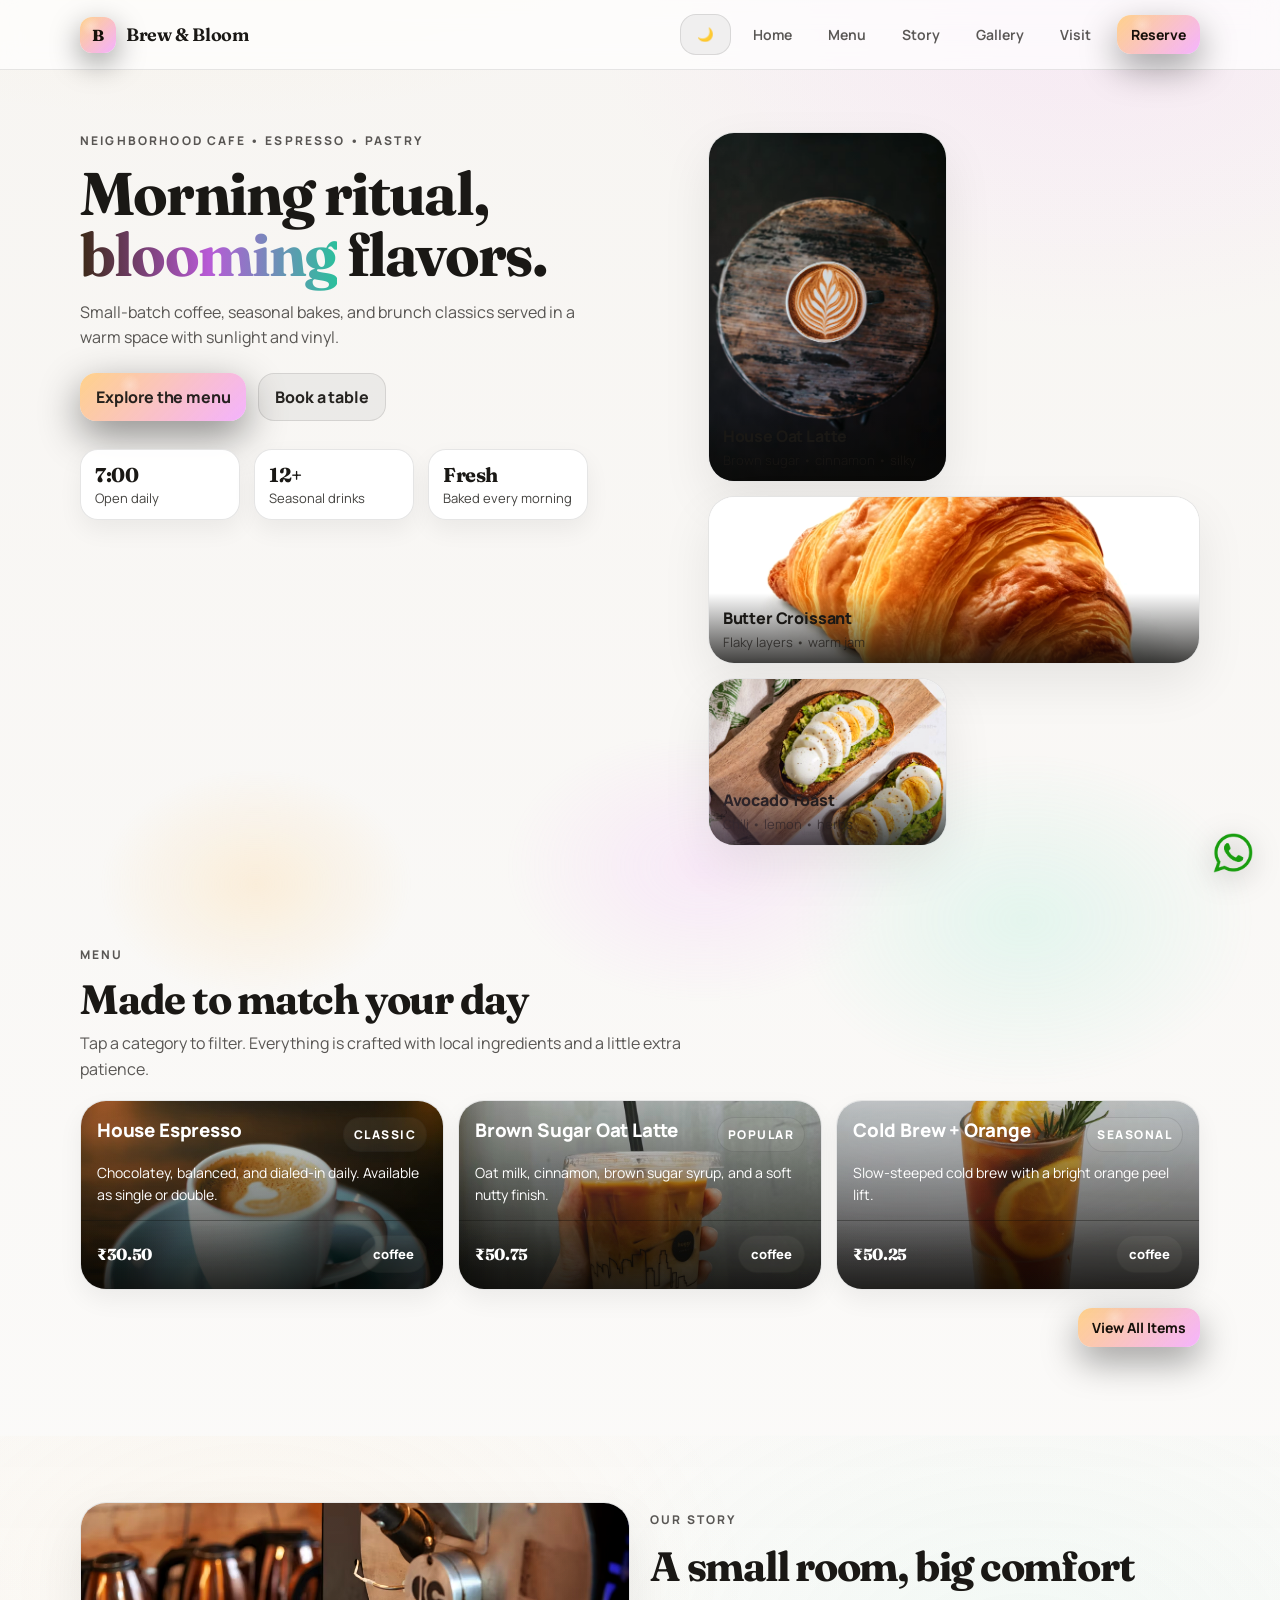
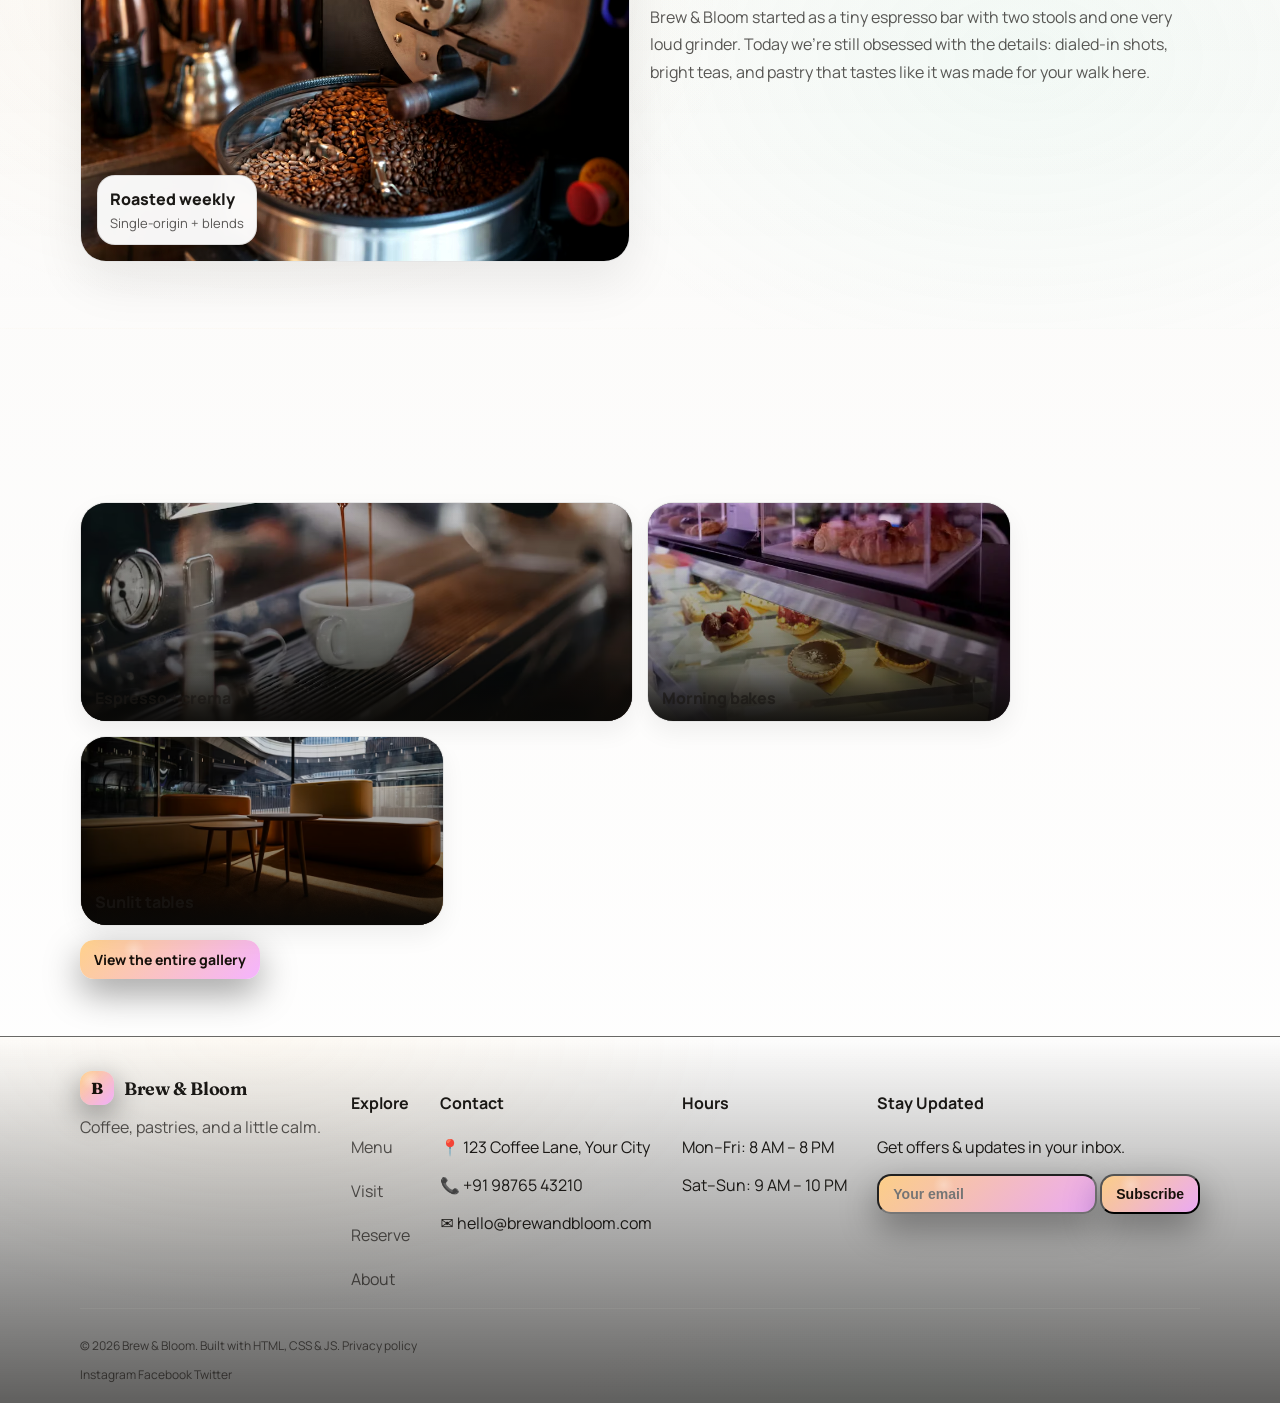
<file: index.html>
<!doctype html>
<html lang="en">
  <head>
    <meta charset="UTF-8" />
    <meta name="viewport" content="width=device-width, initial-scale=1" />
    <meta
      name="description"
      content="Brew & Bloom — a cozy neighborhood cafe for espresso, pastries, and brunch."
    />
    <title>Brew & Bloom Cafe</title>
    <link rel="preconnect" href="https://fonts.googleapis.com" />
    <link rel="preconnect" href="https://fonts.gstatic.com" crossorigin />
    <link
      href="https://fonts.googleapis.com/css2?family=Fraunces:opsz,wght@9..144,300..900&family=Manrope:wght@300..800&display=swap"
      rel="stylesheet"
    />
    <link rel="stylesheet" href="styles.css" />
  </head>
  <body>
    <a class="skip-link" href="#main">Skip to content</a>

    <header class="topbar" data-elevate>
      <div class="container topbar__inner">
        <a class="brand" href="#home" aria-label="Brew & Bloom home">
          <span class="brand__mark" aria-hidden="true">B</span>
          <span class="brand__text">Brew &amp; Bloom</span>
        </a>

        <nav class="nav" aria-label="Primary">
          <button class="nav__toggle" aria-expanded="false">
            <span class="nav__toggleLines"></span>
          </button>
          <button id="themeToggle" class="btn btn--ghost" type="button" aria-label="Switch theme">🌙</button>
          <div class="nav__menu" id="navMenu">
            <a class="nav__link" href="index.html">Home</a>
            <a class="nav__link" href="menu.html">Menu</a>
            <a class="nav__link" href="story.html">Story</a>
            <a class="nav__link" href="gallery.html">Gallery</a>
            <a class="nav__link" href="reserve.html">Visit</a>
            <a class="nav__cta" href="reserve.html">Reserve</a>
          </div>
        </nav>
      </div>
    </header>

    <main id="main">
      <section class="hero" id="home">
        <div class="container hero__grid">
          <div class="hero__copy">
            <p class="eyebrow reveal">Neighborhood cafe • Espresso • Pastry</p>
            <h1 class="hero__title reveal">
              Morning ritual,
              <span class="hero__titleAccent">blooming</span>
              flavors.
            </h1>
            <p class="hero__lead reveal">
              Small-batch coffee, seasonal bakes, and brunch classics served in a warm space with
              sunlight and vinyl.
            </p>

            <div class="hero__actions reveal">
              <a class="btn btn--primary" href="menu.html">Explore the menu</a>
              <a class="btn btn--ghost" href="reserve.html">Book a table</a>
            </div>

            <div class="hero__stats reveal" role="list">
              <div class="stat" role="listitem">
                <span class="stat__kpi">7:00</span>
                <span class="stat__label">Open daily</span>
              </div>
              <div class="stat" role="listitem">
                <span class="stat__kpi">12+</span>
                <span class="stat__label">Seasonal drinks</span>
              </div>
              <div class="stat" role="listitem">
                <span class="stat__kpi">Fresh</span>
                <span class="stat__label">Baked every morning</span>
              </div>
            </div>
          </div>

          <div class="hero__media" aria-label="Featured items">
            <div class="heroCard heroCard--tall reveal">
              <div class="heroCard__img" data-image="latte-art"></div>
              <div class="heroCard__meta">
                <p class="heroCard__title">House Oat Latte</p>
                <p class="heroCard__sub">Brown sugar • cinnamon • silky</p>
              </div>
            </div>
            <div class="heroCard heroCard--wide reveal">
              <div class="heroCard__img" data-image="pastry"></div>
              <div class="heroCard__meta">
                <p class="heroCard__title">Butter Croissant</p>
                <p class="heroCard__sub">Flaky layers • warm jam</p>
              </div>
            </div>
            <div class="heroCard heroCard--small reveal">
              <div class="heroCard__img" data-image="brunch"></div>
              <div class="heroCard__meta">
                <p class="heroCard__title">Avocado Toast</p>
                <p class="heroCard__sub">Chili • lemon • herbs</p>
              </div>
            </div>
          </div>
        </div>

        <div class="hero__glow" aria-hidden="true"></div>
      </section>

      <section class="section" id="menu">
        <div class="container">
          <div class="section__head">
            <div>
              <p class="eyebrow reveal">Menu</p>
              <h2 class="section__title reveal">Made to match your day</h2>
              <p class="section__sub reveal">
                Tap a category to filter. Everything is crafted with local ingredients and a little
                extra patience.
              </p>
            </div>

          <div class="menuGrid reveal" id="menuGrid" aria-live="polite"></div>
          <br>
          <a class="nav__cta" href="menu.html">View All Items</a>
        </div>
      </section>

      <section class="section section--alt" id="story">
        <div class="container story">
          <div class="story__media reveal" aria-label="Cafe ambience photo">
            <div class="story__img" data-image="interior"></div>
            <div class="story__badge">
              <p class="story__badgeTitle">Roasted weekly</p>
              <p class="story__badgeSub">Single-origin + blends</p>
            </div>
          </div>
          <div class="story__copy">
            <p class="eyebrow reveal">Our story</p>
            <h2 class="section__title reveal">A small room, big comfort</h2>
            <p class="reveal">
              Brew &amp; Bloom started as a tiny espresso bar with two stools and one very loud
              grinder. Today we’re still obsessed with the details: dialed-in shots, bright teas,
              and pastry that tastes like it was made for your walk here.
            </p>
            <ul class="ticks reveal">
              <li>Plant-forward options, always.</li>
              <li>Gluten-free treats available daily.</li>
              <li>Free Wi‑Fi, plenty of outlets, no rush.</li>
            </ul>
            <div class="story__actions reveal">
              <a class="btn btn--primary" href="story.html">View full story</a>
              <a class="btn btn--ghost" href="gallery.html">See the space</a>
            </div>
          </div>
        </div>
      </section>

      <section class="section" id="gallery">
        <div class="container">
          <div class="section__head">
            <div>
              <p class="eyebrow reveal">Gallery</p>
              <h2 class="section__title reveal">Soft light, warm plates</h2>
            </div>
          </div>

          <div class="gallery reveal" id="galleryPreview" aria-label="Gallery preview (opens full gallery)"></div>
          <br>
          <a class="nav__cta" href="gallery.html">View the entire gallery</a>
        </div>
      </section>

      
    </main>

<footer class="footer">
  <div class="container footer__inner">
    
    <!-- Left: Brand -->
    <div class="footer__left">
      <a class="brand brand--footer" href="#home">
        <span class="brand__mark" aria-hidden="true">B</span>
        <span class="brand__text">Brew &amp; Bloom</span>
      </a>
      <p class="footer__tagline">Coffee, pastries, and a little calm.</p>
    </div>

    <!-- Middle: Navigation -->
    <div class="footer__middle">
      <h4 class="footer__title">Explore</h4>
      <a class="link" href="menu.html">Menu</a>
      <br>
      <br>
      <a class="link" href="reserve.html">Visit</a>
      <br>
      <br>
      <a class="link" href="reserve.html">Reserve</a>
      <br>
      <br>
      <a class="link" href="story.html">About</a>
    </div>

    <!-- Contact Info -->
    <div class="footer__contact">
      <h4 class="footer__title">Contact</h4>
      <p>📍 123 Coffee Lane, Your City</p>
      <p>📞 +91 98765 43210</p>
      <p>✉️ hello@brewandbloom.com</p>
    </div>

    <!-- Opening Hours -->
    <div class="footer__hours">
      <h4 class="footer__title">Hours</h4>
      <p>Mon–Fri: 8 AM – 8 PM</p>
      <p>Sat–Sun: 9 AM – 10 PM</p>
    </div>

    <!-- Newsletter -->
    <div class="footer__newsletter">
      <h4 class="footer__title">Stay Updated</h4>
      <p>Get offers & updates in your inbox.</p>
      <form class="newsletter">
        <input type="email" class="nav__cta" placeholder="Your email" required>
        <button class="nav__cta" type="submit">Subscribe</button>
      </form>
    </div>

  </div>

  <!-- Bottom -->
  <div class="container footer__bottom">
    <div class="footer__bottom-left">
      <p>
        © <span id="year"></span> Brew &amp; Bloom. Built with HTML, CSS &amp; JS.
        <a class="link" href="privacy.html">Privacy policy</a>
      </p>
    </div>

    <!-- Social Links -->
    <div class="footer__social">
      <a href="#" class="link" aria-label="Instagram">Instagram</a>
      <a href="#" class="link" aria-label="Facebook">Facebook</a>
      <a href="#" class="link" aria-label="Twitter">Twitter</a>
    </div>
  </div>
</footer>

    <script src="script.js"></script>
  </body>
</html>
</file>
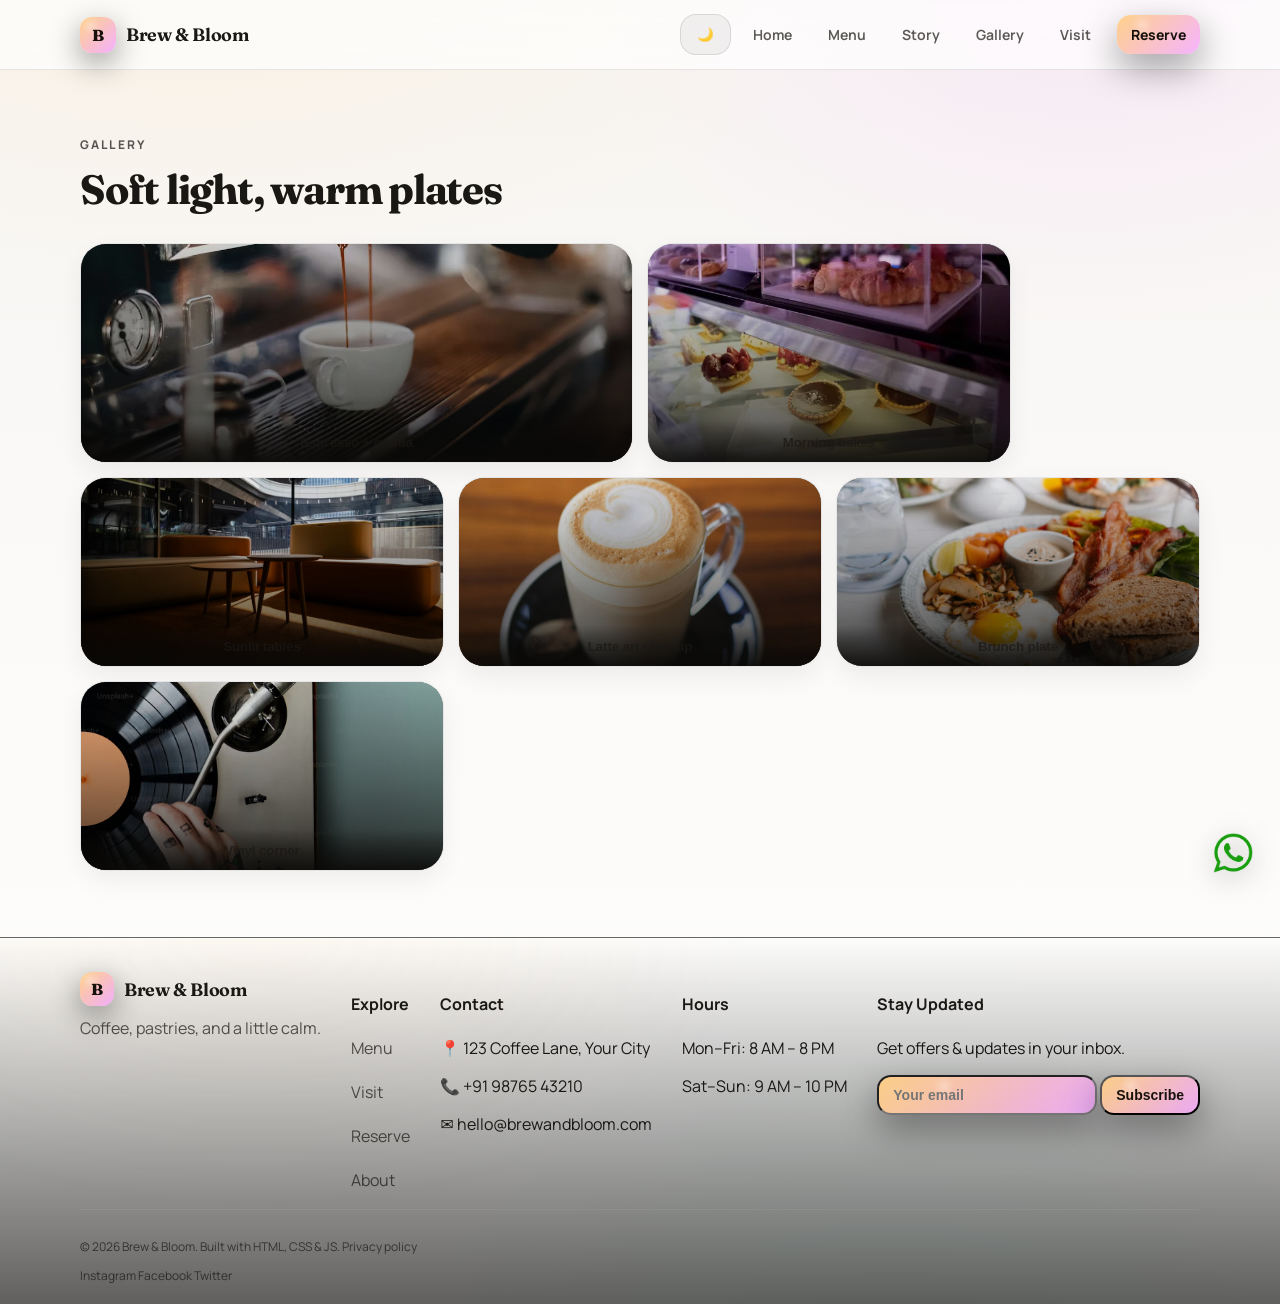
<file: gallery.html>
<!doctype html>
<html lang="en">
<head>
  <meta charset="UTF-8" />
  <meta name="viewport" content="width=device-width, initial-scale=1" />
  <title>Gallery | Brew & Bloom</title>

  <link rel="preconnect" href="https://fonts.googleapis.com" />
  <link rel="preconnect" href="https://fonts.gstatic.com" crossorigin />
  <link
    href="https://fonts.googleapis.com/css2?family=Fraunces:opsz,wght@9..144,300..900&family=Manrope:wght@300..800&display=swap"
    rel="stylesheet"
  />
  <link rel="stylesheet" href="styles.css" />
</head>

<body>

<header class="topbar" data-elevate>
  <div class="container topbar__inner">
    <a class="brand" href="index.html">
      <span class="brand__mark">B</span>
      <span class="brand__text">Brew &amp; Bloom</span>
    </a>

    <nav class="nav">
      <button class="nav__toggle" type="button">
        <span class="nav__toggleLines"></span>
      </button>
      <button id="themeToggle" class="btn btn--ghost">🌙</button>
      <div class="nav__menu" id="navMenu">
        <a class="nav__link" href="index.html">Home</a>
        <a class="nav__link" href="menu.html">Menu</a>
        <a class="nav__link" href="story.html">Story</a>
        <a class="nav__link" href="gallery.html">Gallery</a>
        <a class="nav__link" href="reserve.html">Visit</a>
        <a class="nav__cta" href="reserve.html">Reserve</a>
      </div>
    </nav>
  </div>
</header>

<main>

  <!-- MENU SECTION -->
  <section class="section" id="menu">
    <div class="container">
      <div class="section__head">
        <div>
          <p class="eyebrow">Gallery</p>
          <h2 class="section__title">Soft light, warm plates</h2>
        </div>
      </div>

      <div class="gallery reveal" id="galleryGrid" aria-label="Photo gallery"></div>
    </div>
  </section>

</main>

<footer class="footer">
  <div class="container footer__inner">
    
    <!-- Left: Brand -->
    <div class="footer__left">
      <a class="brand brand--footer" href="#home">
        <span class="brand__mark" aria-hidden="true">B</span>
        <span class="brand__text">Brew &amp; Bloom</span>
      </a>
      <p class="footer__tagline">Coffee, pastries, and a little calm.</p>
    </div>

    <!-- Middle: Navigation -->
    <div class="footer__middle">
      <h4 class="footer__title">Explore</h4>
      <a class="link" href="menu.html">Menu</a>
      <br>
      <br>
      <a class="link" href="reserve.html">Visit</a>
      <br>
      <br>
      <a class="link" href="reserve.html">Reserve</a>
      <br>
      <br>
      <a class="link" href="story.html">About</a>
    </div>

    <!-- Contact Info -->
    <div class="footer__contact">
      <h4 class="footer__title">Contact</h4>
      <p>📍 123 Coffee Lane, Your City</p>
      <p>📞 +91 98765 43210</p>
      <p>✉️ hello@brewandbloom.com</p>
    </div>

    <!-- Opening Hours -->
    <div class="footer__hours">
      <h4 class="footer__title">Hours</h4>
      <p>Mon–Fri: 8 AM – 8 PM</p>
      <p>Sat–Sun: 9 AM – 10 PM</p>
    </div>

    <!-- Newsletter -->
    <div class="footer__newsletter">
      <h4 class="footer__title">Stay Updated</h4>
      <p>Get offers & updates in your inbox.</p>
      <form class="newsletter">
        <input type="email" class="nav__cta" placeholder="Your email" required>
        <button class="nav__cta" type="submit">Subscribe</button>
      </form>
    </div>

  </div>

  <!-- Bottom -->
  <div class="container footer__bottom">
    <div class="footer__bottom-left">
      <p>
        © <span id="year"></span> Brew &amp; Bloom. Built with HTML, CSS &amp; JS.
        <a class="link" href="privacy.html">Privacy policy</a>
      </p>
    </div>

    <!-- Social Links -->
    <div class="footer__social">
      <a href="#" class="link" aria-label="Instagram">Instagram</a>
      <a href="#" class="link" aria-label="Facebook">Facebook</a>
      <a href="#" class="link" aria-label="Twitter">Twitter</a>
    </div>
  </div>
</footer>


<script src="script.js"></script>
</body>
</html>
</file>
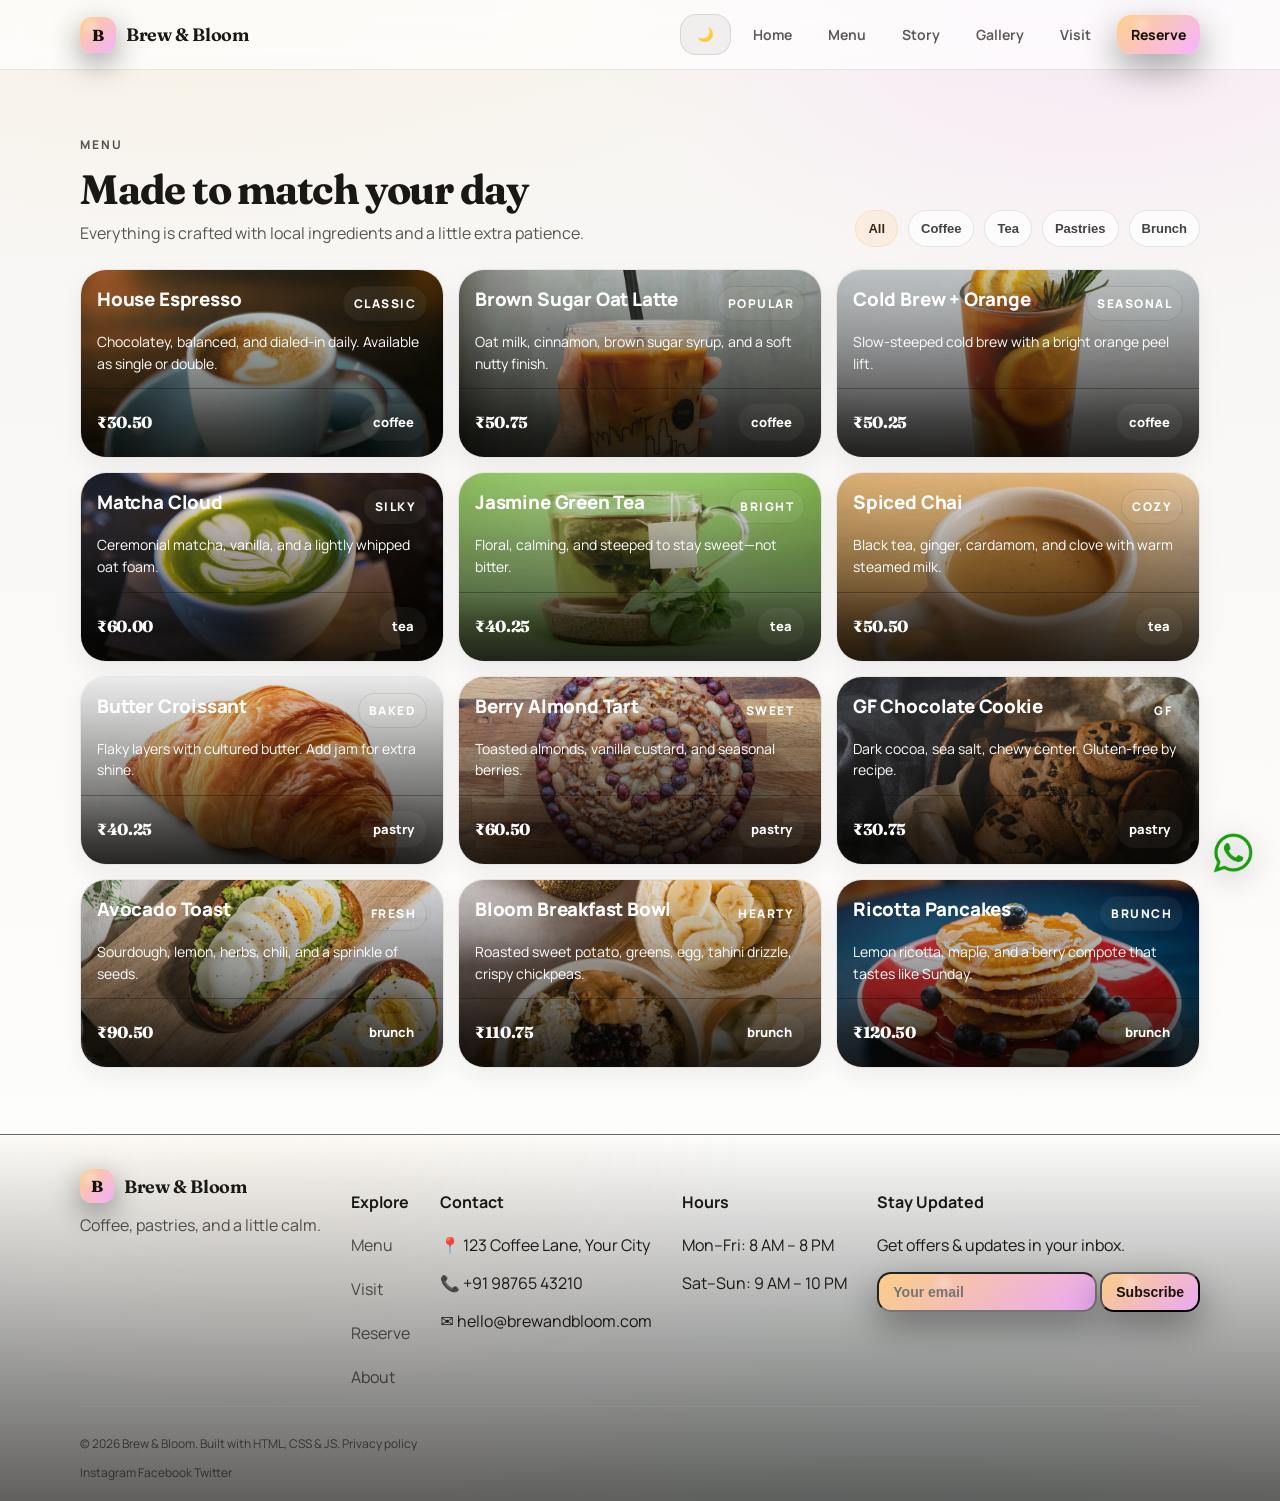
<file: menu.html>
<!doctype html>
<html lang="en">
<head>
  <meta charset="UTF-8" />
  <meta name="viewport" content="width=device-width, initial-scale=1" />
  <title>Menu | Brew & Bloom</title>

  <link rel="preconnect" href="https://fonts.googleapis.com" />
  <link rel="preconnect" href="https://fonts.gstatic.com" crossorigin />
  <link
    href="https://fonts.googleapis.com/css2?family=Fraunces:opsz,wght@9..144,300..900&family=Manrope:wght@300..800&display=swap"
    rel="stylesheet"
  />
  <link rel="stylesheet" href="styles.css" />
</head>

<body>

<header class="topbar" data-elevate>
  <div class="container topbar__inner">
    <a class="brand" href="index.html">
      <span class="brand__mark">B</span>
      <span class="brand__text">Brew &amp; Bloom</span>
    </a>

    <nav class="nav">
      <button class="nav__toggle" type="button">
        <span class="nav__toggleLines"></span>
      </button>
      <button id="themeToggle" class="btn btn--ghost">🌙</button>
      <div class="nav__menu" id="navMenu">
        <a class="nav__link" href="index.html">Home</a>
        <a class="nav__link" href="menu.html">Menu</a>
        <a class="nav__link" href="story.html">Story</a>
        <a class="nav__link" href="gallery.html">Gallery</a>
        <a class="nav__link" href="reserve.html">Visit</a>
        <a class="nav__cta" href="reserve.html">Reserve</a>
      </div>
    </nav>
  </div>
</header>

<main>

  <!-- MENU SECTION -->
  <section class="section" id="menu">
    <div class="container">
      <div class="section__head">
        <div>
          <p class="eyebrow">Menu</p>
          <h2 class="section__title">Made to match your day</h2>
          <p class="section__sub">
            Everything is crafted with local ingredients and a little extra patience.
          </p>
        </div>

        <div class="chips">
          <button class="chip is-active" data-filter="all">All</button>
          <button class="chip" data-filter="coffee">Coffee</button>
          <button class="chip" data-filter="tea">Tea</button>
          <button class="chip" data-filter="pastry">Pastries</button>
          <button class="chip" data-filter="brunch">Brunch</button>
        </div>
      </div>

      <div class="menuGrid" id="menuGrid"></div>
    </div>
  </section>

</main>

<footer class="footer">
  <div class="container footer__inner">
    
    <!-- Left: Brand -->
    <div class="footer__left">
      <a class="brand brand--footer" href="#home">
        <span class="brand__mark" aria-hidden="true">B</span>
        <span class="brand__text">Brew &amp; Bloom</span>
      </a>
      <p class="footer__tagline">Coffee, pastries, and a little calm.</p>
    </div>

    <!-- Middle: Navigation -->
    <div class="footer__middle">
      <h4 class="footer__title">Explore</h4>
      <a class="link" href="menu.html">Menu</a>
      <br>
      <br>
      <a class="link" href="reserve.html">Visit</a>
      <br>
      <br>
      <a class="link" href="reserve.html">Reserve</a>
      <br>
      <br>
      <a class="link" href="story.html">About</a>
    </div>

    <!-- Contact Info -->
    <div class="footer__contact">
      <h4 class="footer__title">Contact</h4>
      <p>📍 123 Coffee Lane, Your City</p>
      <p>📞 +91 98765 43210</p>
      <p>✉️ hello@brewandbloom.com</p>
    </div>

    <!-- Opening Hours -->
    <div class="footer__hours">
      <h4 class="footer__title">Hours</h4>
      <p>Mon–Fri: 8 AM – 8 PM</p>
      <p>Sat–Sun: 9 AM – 10 PM</p>
    </div>

    <!-- Newsletter -->
    <div class="footer__newsletter">
      <h4 class="footer__title">Stay Updated</h4>
      <p>Get offers & updates in your inbox.</p>
      <form class="newsletter">
        <input type="email" class="nav__cta" placeholder="Your email" required>
        <button class="nav__cta" type="submit">Subscribe</button>
      </form>
    </div>

  </div>

  <!-- Bottom -->
  <div class="container footer__bottom">
    <div class="footer__bottom-left">
      <p>
        © <span id="year"></span> Brew &amp; Bloom. Built with HTML, CSS &amp; JS.
        <a class="link" href="privacy.html">Privacy policy</a>
      </p>
    </div>

    <!-- Social Links -->
    <div class="footer__social">
      <a href="#" class="link" aria-label="Instagram">Instagram</a>
      <a href="#" class="link" aria-label="Facebook">Facebook</a>
      <a href="#" class="link" aria-label="Twitter">Twitter</a>
    </div>
  </div>
</footer>


<script src="script.js"></script>
</body>
</html>
</file>
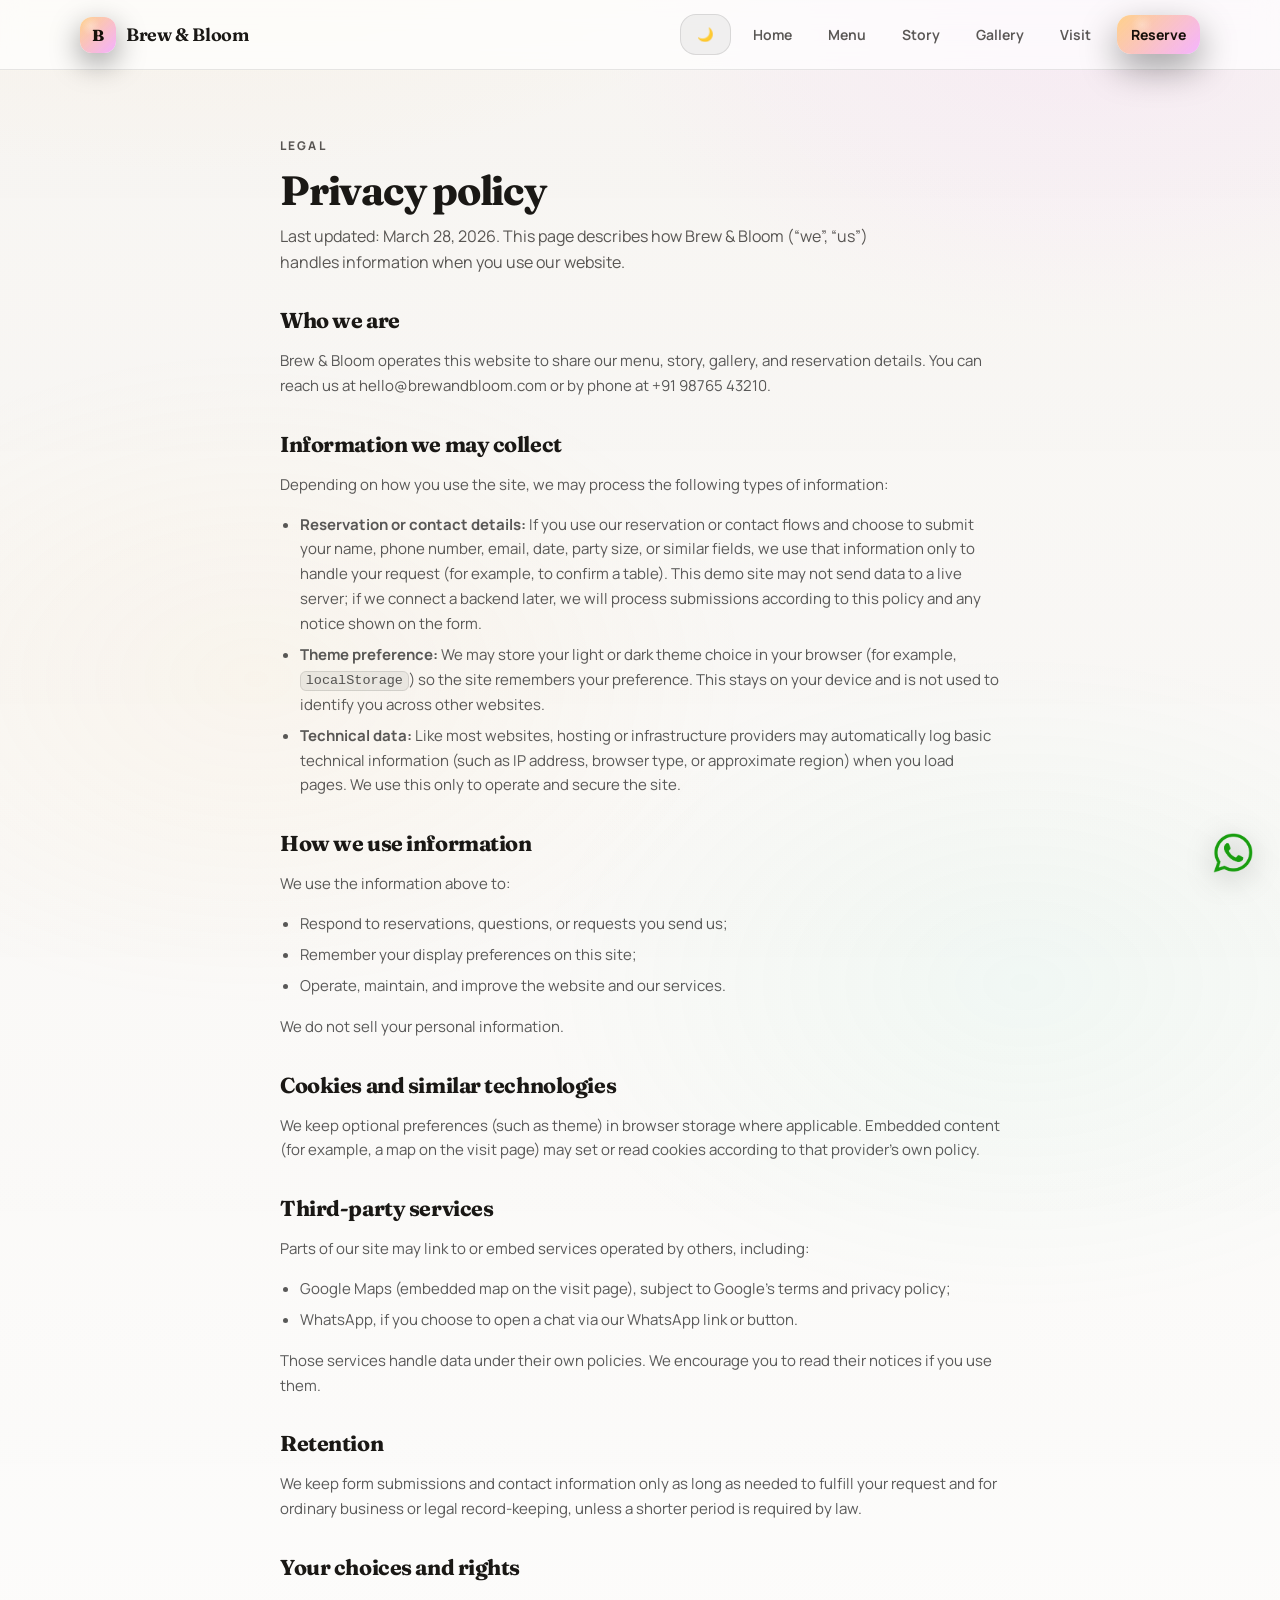
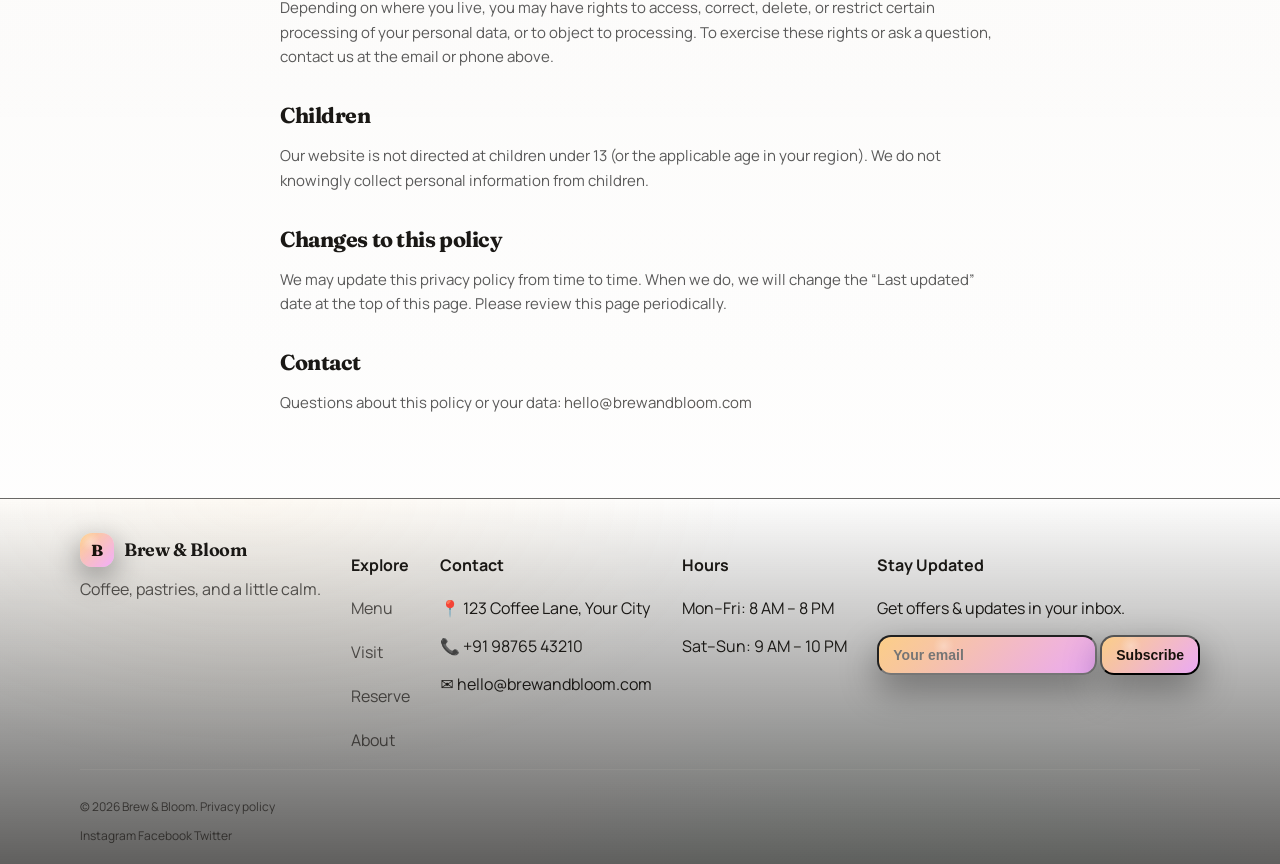
<file: privacy.html>
<!doctype html>
<html lang="en">
<head>
  <meta charset="UTF-8" />
  <meta name="viewport" content="width=device-width, initial-scale=1" />
  <meta name="description" content="Privacy policy for Brew & Bloom cafe website." />
  <title>Privacy Policy | Brew &amp; Bloom</title>

  <link rel="preconnect" href="https://fonts.googleapis.com" />
  <link rel="preconnect" href="https://fonts.gstatic.com" crossorigin />
  <link
    href="https://fonts.googleapis.com/css2?family=Fraunces:opsz,wght@9..144,300..900&family=Manrope:wght@300..800&display=swap"
    rel="stylesheet"
  />
  <link rel="stylesheet" href="styles.css" />
</head>

<body>

<header class="topbar" data-elevate>
  <div class="container topbar__inner">
    <a class="brand" href="index.html">
      <span class="brand__mark">B</span>
      <span class="brand__text">Brew &amp; Bloom</span>
    </a>

    <nav class="nav" aria-label="Primary">
      <button class="nav__toggle" type="button" aria-expanded="false">
        <span class="nav__toggleLines"></span>
      </button>
      <button type="button" id="themeToggle" class="btn btn--ghost" aria-label="Switch theme">🌙</button>
      <div class="nav__menu" id="navMenu">
        <a class="nav__link" href="index.html">Home</a>
        <a class="nav__link" href="menu.html">Menu</a>
        <a class="nav__link" href="story.html">Story</a>
        <a class="nav__link" href="gallery.html">Gallery</a>
        <a class="nav__link" href="reserve.html">Visit</a>
        <a class="nav__cta" href="reserve.html">Reserve</a>
      </div>
    </nav>
  </div>
</header>

<main id="main">
  <section class="section section--alt">
    <div class="container legal">
      <p class="eyebrow reveal">Legal</p>
      <h1 class="section__title reveal">Privacy policy</h1>
      <p class="section__sub reveal">
        Last updated: March 28, 2026. This page describes how Brew &amp; Bloom (“we”, “us”) handles information when you use our website.
      </p>

      <div class="reveal legal__body">
        <h2>Who we are</h2>
        <p>
          Brew &amp; Bloom operates this website to share our menu, story, gallery, and reservation details.
          You can reach us at
          <a class="link" href="mailto:hello@brewandbloom.com">hello@brewandbloom.com</a>
          or by phone at +91 98765 43210.
        </p>

        <h2>Information we may collect</h2>
        <p>Depending on how you use the site, we may process the following types of information:</p>
        <ul>
          <li>
            <strong>Reservation or contact details:</strong> If you use our reservation or contact flows and choose to submit your name, phone number, email, date, party size, or similar fields, we use that information only to handle your request (for example, to confirm a table). This demo site may not send data to a live server; if we connect a backend later, we will process submissions according to this policy and any notice shown on the form.
          </li>
          <li>
            <strong>Theme preference:</strong> We may store your light or dark theme choice in your browser (for example, <code>localStorage</code>) so the site remembers your preference. This stays on your device and is not used to identify you across other websites.
          </li>
          <li>
            <strong>Technical data:</strong> Like most websites, hosting or infrastructure providers may automatically log basic technical information (such as IP address, browser type, or approximate region) when you load pages. We use this only to operate and secure the site.
          </li>
        </ul>

        <h2>How we use information</h2>
        <p>We use the information above to:</p>
        <ul>
          <li>Respond to reservations, questions, or requests you send us;</li>
          <li>Remember your display preferences on this site;</li>
          <li>Operate, maintain, and improve the website and our services.</li>
        </ul>
        <p>We do not sell your personal information.</p>

        <h2>Cookies and similar technologies</h2>
        <p>
          We keep optional preferences (such as theme) in browser storage where applicable. Embedded content (for example, a map on the visit page) may set or read cookies according to that provider’s own policy.
        </p>

        <h2>Third-party services</h2>
        <p>Parts of our site may link to or embed services operated by others, including:</p>
        <ul>
          <li>Google Maps (embedded map on the visit page), subject to Google’s terms and privacy policy;</li>
          <li>WhatsApp, if you choose to open a chat via our WhatsApp link or button.</li>
        </ul>
        <p>Those services handle data under their own policies. We encourage you to read their notices if you use them.</p>

        <h2>Retention</h2>
        <p>
          We keep form submissions and contact information only as long as needed to fulfill your request and for ordinary business or legal record-keeping, unless a shorter period is required by law.
        </p>

        <h2>Your choices and rights</h2>
        <p>
          Depending on where you live, you may have rights to access, correct, delete, or restrict certain processing of your personal data, or to object to processing. To exercise these rights or ask a question, contact us at the email or phone above.
        </p>

        <h2>Children</h2>
        <p>
          Our website is not directed at children under 13 (or the applicable age in your region). We do not knowingly collect personal information from children.
        </p>

        <h2>Changes to this policy</h2>
        <p>
          We may update this privacy policy from time to time. When we do, we will change the “Last updated” date at the top of this page. Please review this page periodically.
        </p>

        <h2>Contact</h2>
        <p>
          Questions about this policy or your data:
          <a class="link" href="mailto:hello@brewandbloom.com">hello@brewandbloom.com</a>
        </p>
      </div>
    </div>
  </section>
</main>

<footer class="footer">
  <div class="container footer__inner">
    <div class="footer__left">
      <a class="brand brand--footer" href="index.html">
        <span class="brand__mark" aria-hidden="true">B</span>
        <span class="brand__text">Brew &amp; Bloom</span>
      </a>
      <p class="footer__tagline">Coffee, pastries, and a little calm.</p>
    </div>

    <div class="footer__middle">
      <h4 class="footer__title">Explore</h4>
      <a class="link" href="menu.html">Menu</a>
      <br /><br />
      <a class="link" href="reserve.html">Visit</a>
      <br /><br />
      <a class="link" href="reserve.html">Reserve</a>
      <br /><br />
      <a class="link" href="story.html">About</a>
    </div>

    <div class="footer__contact">
      <h4 class="footer__title">Contact</h4>
      <p>📍 123 Coffee Lane, Your City</p>
      <p>📞 +91 98765 43210</p>
      <p>✉️ hello@brewandbloom.com</p>
    </div>

    <div class="footer__hours">
      <h4 class="footer__title">Hours</h4>
      <p>Mon–Fri: 8 AM – 8 PM</p>
      <p>Sat–Sun: 9 AM – 10 PM</p>
    </div>

    <div class="footer__newsletter">
      <h4 class="footer__title">Stay Updated</h4>
      <p>Get offers &amp; updates in your inbox.</p>
      <form class="newsletter">
        <input type="email" class="nav__cta" placeholder="Your email" required />
        <button class="nav__cta" type="submit">Subscribe</button>
      </form>
    </div>
  </div>

  <div class="container footer__bottom">
    <div class="footer__bottom-left">
      <p>
        © <span id="year"></span> Brew &amp; Bloom.
        <a class="link" href="privacy.html">Privacy policy</a>
      </p>
    </div>
    <div class="footer__social">
      <a href="#" class="link" aria-label="Instagram">Instagram</a>
      <a href="#" class="link" aria-label="Facebook">Facebook</a>
      <a href="#" class="link" aria-label="Twitter">Twitter</a>
    </div>
  </div>
</footer>

<script src="script.js"></script>
</body>
</html>
</file>
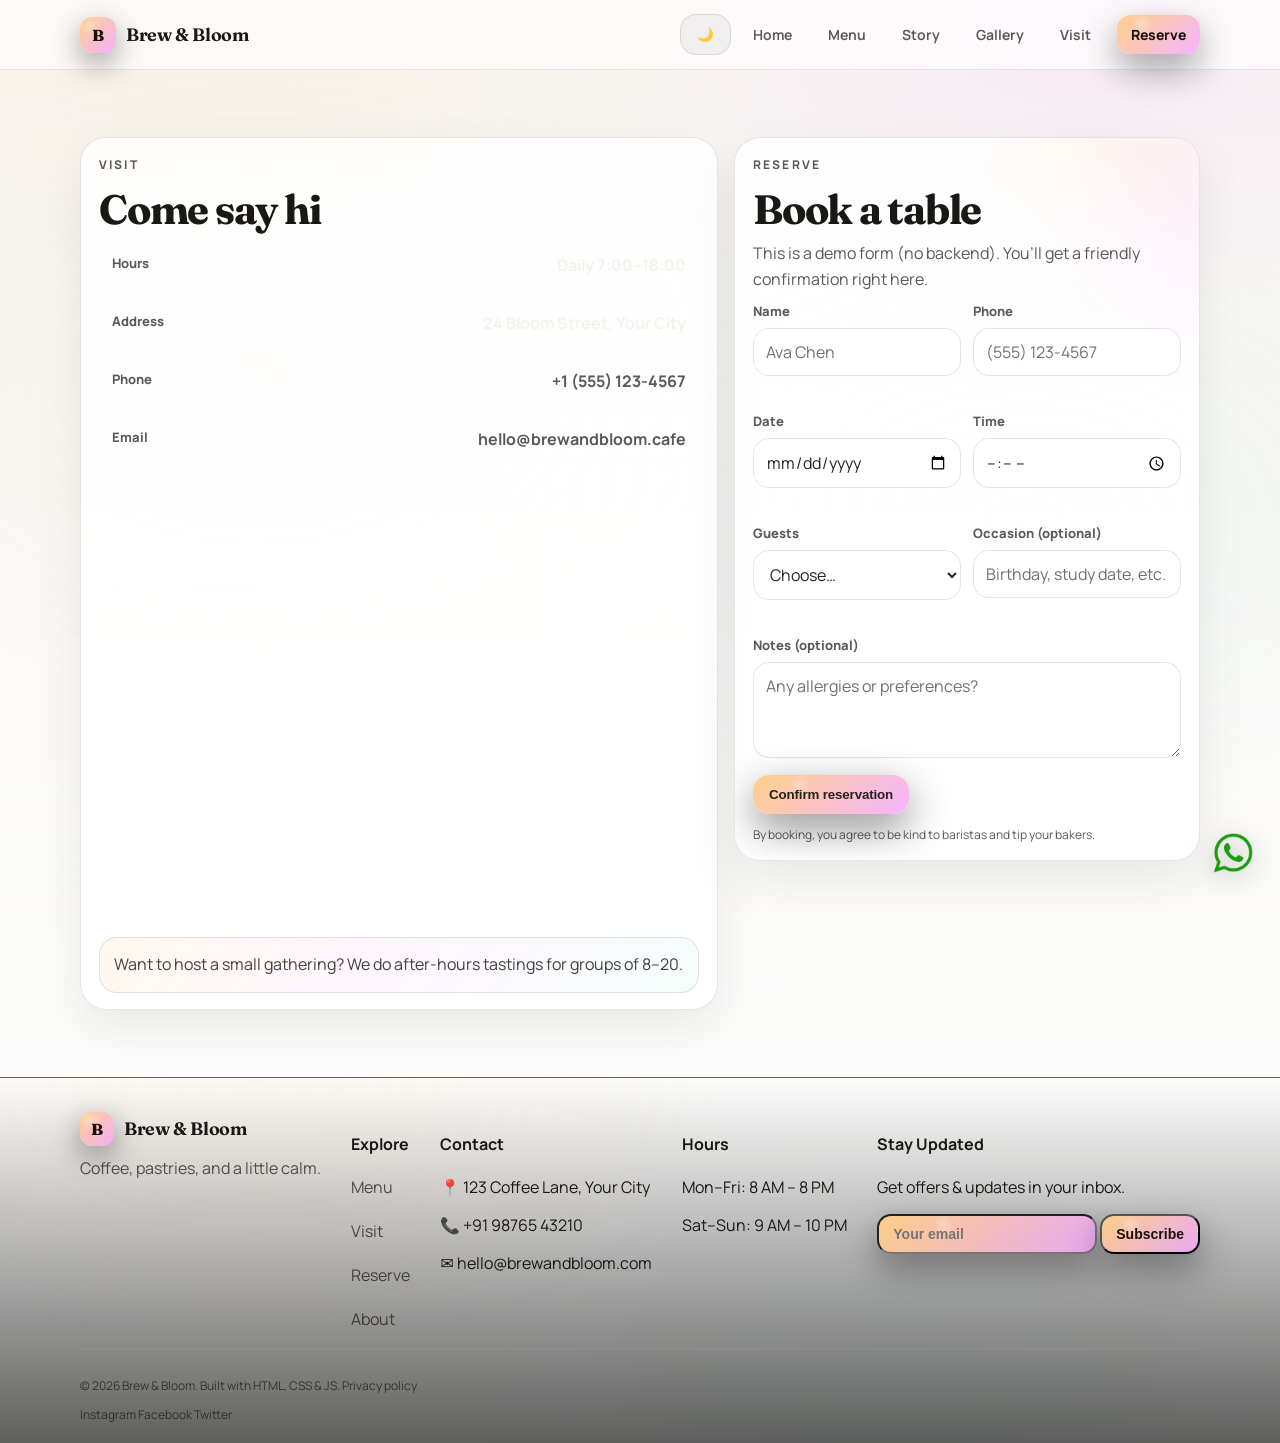
<file: reserve.html>
<!doctype html>
<html lang="en">
<head>
  <meta charset="UTF-8" />
  <meta name="viewport" content="width=device-width, initial-scale=1" />
  <title>Reserve | Brew & Bloom</title>

  <link rel="preconnect" href="https://fonts.googleapis.com" />
  <link rel="preconnect" href="https://fonts.gstatic.com" crossorigin />
  <link
    href="https://fonts.googleapis.com/css2?family=Fraunces:opsz,wght@9..144,300..900&family=Manrope:wght@300..800&display=swap"
    rel="stylesheet"
  />
  <link rel="stylesheet" href="styles.css" />
</head>

<body>

<header class="topbar" data-elevate>
  <div class="container topbar__inner">
    <a class="brand" href="index.html">
      <span class="brand__mark">B</span>
      <span class="brand__text">Brew &amp; Bloom</span>
    </a>

    <nav class="nav">
      <button class="nav__toggle" type="button">
        <span class="nav__toggleLines"></span>
      </button>
      <button id="themeToggle" class="btn btn--ghost">🌙</button>
      <div class="nav__menu" id="navMenu">
        <a class="nav__link" href="index.html">Home</a>
        <a class="nav__link" href="menu.html">Menu</a>
        <a class="nav__link" href="story.html">Story</a>
        <a class="nav__link" href="gallery.html">Gallery</a>
        <a class="nav__link" href="reserve.html">Visit</a>
        <a class="nav__cta" href="reserve.html">Reserve</a>
      </div>
    </nav>
  </div>
</header>

<main>

    <section class="section section--alt" id="visit">
        <div class="container visit">
          <div class="visit__card reveal">
            <p class="eyebrow">Visit</p>
            <h2 class="section__title">Come say hi</h2>
            <div class="visit__rows">
              <div class="visitRow">
                <p class="visitRow__label">Hours</p>
                <p class="visitRow__value">Daily 7:00–18:00</p>
              </div>
              <div class="visitRow">
                <p class="visitRow__label">Address</p>
                <p class="visitRow__value">24 Bloom Street, Your City</p>
              </div>
              <div class="visitRow">
                <p class="visitRow__label">Phone</p>
                <p class="visitRow__value"><a class="link" href="tel:+15551234567">+1 (555) 123‑4567</a></p>
              </div>
              <div class="visitRow">
                <p class="visitRow__label">Email</p>
                <p class="visitRow__value">
                  <a class="link" href="mailto:hello@brewandbloom.cafe">hello@brewandbloom.cafe</a>
                </p>
              </div>
              <iframe src="https://www.google.com/maps/embed?pb=!1m18!1m12!1m3!1d3557.7262009725687!2d75.80528607522436!3d26.91218327664747!2m3!1f0!2f0!3f0!3m2!1i1024!2i768!4f13.1!3m3!1m2!1s0x396db73c3849f77f%3A0x320dd87c26bf1776!2sSardar-Ji-Bakhsh%20Coffee%20%7C%20C-Scheme!5e0!3m2!1sen!2sin!4v1774698636233!5m2!1sen!2sin" width="600" height="450" style="border:0;" allowfullscreen="" loading="lazy" referrerpolicy="no-referrer-when-downgrade"></iframe>
            </div>

            <div class="visit__note">
              <p>
                Want to host a small gathering? We do after-hours tastings for groups of 8–20.
              </p>
            </div>
          </div>

          <div class="reserve reveal" id="reserve" aria-label="Reservation form">
            <div class="reserve__head">
              <p class="eyebrow">Reserve</p>
              <h2 class="section__title">Book a table</h2>
              <p class="section__sub">
                This is a demo form (no backend). You’ll get a friendly confirmation right here.
              </p>
            </div>

            <form class="form" id="reserveForm" novalidate>
              <div class="form__row">
                <label class="field">
                  <span class="field__label">Name</span>
                  <input class="field__input" name="name" autocomplete="name" required minlength="2" placeholder="Ava Chen" />
                  <span class="field__hint" data-error-for="name"></span>
                </label>
                <label class="field">
                  <span class="field__label">Phone</span>
                  <input class="field__input" name="phone" inputmode="tel" autocomplete="tel" required placeholder="(555) 123‑4567" />
                  <span class="field__hint" data-error-for="phone"></span>
                </label>
              </div>

              <div class="form__row">
                <label class="field">
                  <span class="field__label">Date</span>
                  <input class="field__input" name="date" type="date" required />
                  <span class="field__hint" data-error-for="date"></span>
                </label>
                <label class="field">
                  <span class="field__label">Time</span>
                  <input class="field__input" name="time" type="time" required />
                  <span class="field__hint" data-error-for="time"></span>
                </label>
              </div>

              <div class="form__row">
                <label class="field">
                  <span class="field__label">Guests</span>
                  <select class="field__input" name="guests" required>
                    <option value="" selected disabled>Choose…</option>
                    <option>1</option>
                    <option>2</option>
                    <option>3</option>
                    <option>4</option>
                    <option>5</option>
                    <option>6</option>
                    <option>7</option>
                    <option>8</option>
                  </select>
                  <span class="field__hint" data-error-for="guests"></span>
                </label>
                <label class="field">
                  <span class="field__label">Occasion (optional)</span>
                  <input class="field__input" name="occasion" placeholder="Birthday, study date, etc." />
                </label>
              </div>

              <label class="field">
                <span class="field__label">Notes (optional)</span>
                <textarea class="field__input field__input--area" name="notes" rows="3" placeholder="Any allergies or preferences?"></textarea>
              </label>

              <div class="form__actions">
                <button class="btn btn--primary" type="submit">Confirm reservation</button>
                <p class="form__fineprint">
                  By booking, you agree to be kind to baristas and tip your bakers.
                </p>
              </div>

              <div class="toast" id="formToast" role="status" aria-live="polite" aria-atomic="true" hidden>
                <div class="toast__inner">
                  <p class="toast__title">Reserved!</p>
                  <p class="toast__msg" id="toastMsg"></p>
                </div>
                <button class="toast__close" type="button" aria-label="Close">×</button>
              </div>
            </form>
          </div>
        </div>
      </section>
</main>

<footer class="footer">
  <div class="container footer__inner">
    
    <!-- Left: Brand -->
    <div class="footer__left">
      <a class="brand brand--footer" href="#home">
        <span class="brand__mark" aria-hidden="true">B</span>
        <span class="brand__text">Brew &amp; Bloom</span>
      </a>
      <p class="footer__tagline">Coffee, pastries, and a little calm.</p>
    </div>

    <!-- Middle: Navigation -->
    <div class="footer__middle">
      <h4 class="footer__title">Explore</h4>
      <a class="link" href="menu.html">Menu</a>
      <br>
      <br>
      <a class="link" href="reserve.html">Visit</a>
      <br>
      <br>
      <a class="link" href="reserve.html">Reserve</a>
      <br>
      <br>
      <a class="link" href="story.html">About</a>
    </div>

    <!-- Contact Info -->
    <div class="footer__contact">
      <h4 class="footer__title">Contact</h4>
      <p>📍 123 Coffee Lane, Your City</p>
      <p>📞 +91 98765 43210</p>
      <p>✉️ hello@brewandbloom.com</p>
    </div>

    <!-- Opening Hours -->
    <div class="footer__hours">
      <h4 class="footer__title">Hours</h4>
      <p>Mon–Fri: 8 AM – 8 PM</p>
      <p>Sat–Sun: 9 AM – 10 PM</p>
    </div>

    <!-- Newsletter -->
    <div class="footer__newsletter">
      <h4 class="footer__title">Stay Updated</h4>
      <p>Get offers & updates in your inbox.</p>
      <form class="newsletter">
        <input type="email" class="nav__cta" placeholder="Your email" required>
        <button class="nav__cta" type="submit">Subscribe</button>
      </form>
    </div>

  </div>

  <!-- Bottom -->
  <div class="container footer__bottom">
    <div class="footer__bottom-left">
      <p>
        © <span id="year"></span> Brew &amp; Bloom. Built with HTML, CSS &amp; JS.
        <a class="link" href="privacy.html">Privacy policy</a>
      </p>
    </div>

    <!-- Social Links -->
    <div class="footer__social">
      <a href="#" class="link" aria-label="Instagram">Instagram</a>
      <a href="#" class="link" aria-label="Facebook">Facebook</a>
      <a href="#" class="link" aria-label="Twitter">Twitter</a>
    </div>
  </div>
</footer>


<script src="script.js"></script>
</body>
</html>
</file>
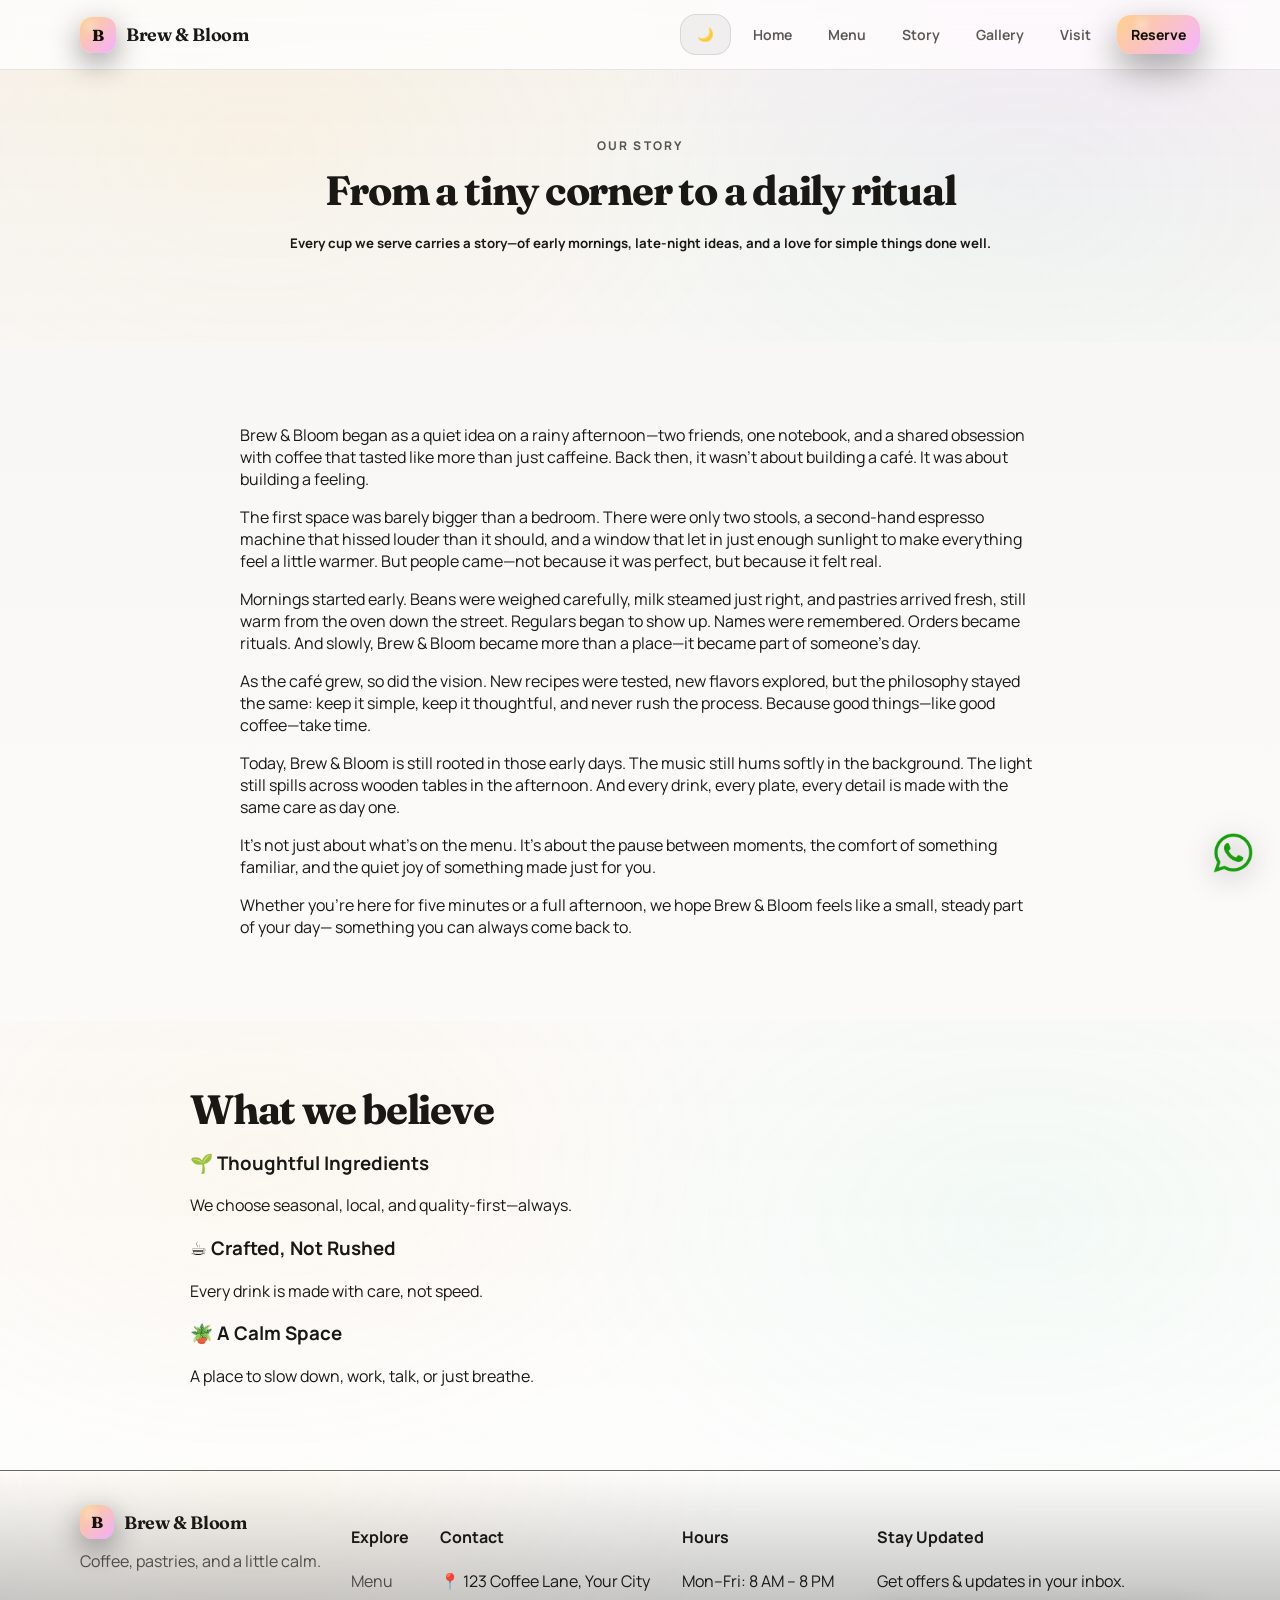
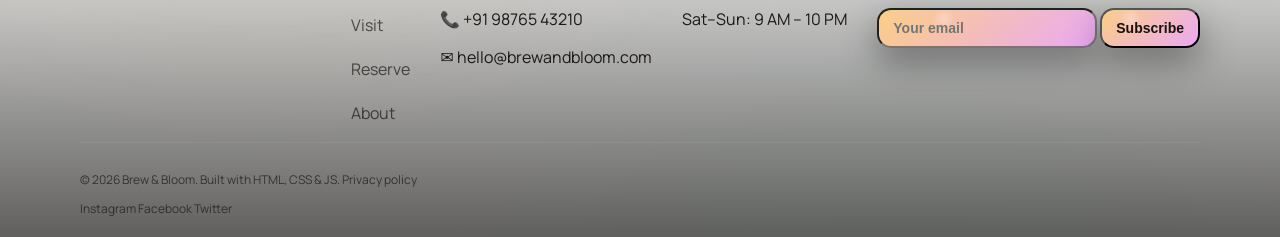
<file: story.html>
<!doctype html>
<html lang="en">
<head>
  <meta charset="UTF-8" />
  <meta name="viewport" content="width=device-width, initial-scale=1" />
  <title>Our Story | Brew & Bloom</title>

  <link rel="preconnect" href="https://fonts.googleapis.com" />
  <link rel="preconnect" href="https://fonts.gstatic.com" crossorigin />
  <link
    href="https://fonts.googleapis.com/css2?family=Fraunces:opsz,wght@9..144,300..900&family=Manrope:wght@300..800&display=swap"
    rel="stylesheet"
  />
  <link rel="stylesheet" href="styles.css" />
</head>

<body>

<header class="topbar" data-elevate>
  <div class="container topbar__inner">
    <a class="brand" href="index.html">
      <span class="brand__mark">B</span>
      <span class="brand__text">Brew &amp; Bloom</span>
    </a>

    <nav class="nav">
      <button class="nav__toggle" type="button">
        <span class="nav__toggleLines"></span>
      </button>
      <button id="themeToggle" class="btn btn--ghost">🌙</button>
      <div class="nav__menu" id="navMenu">
        <a class="nav__link" href="index.html">Home</a>
        <a class="nav__link" href="menu.html">Menu</a>
        <a class="nav__link" href="story.html">Story</a>
        <a class="nav__link" href="gallery.html">Gallery</a>
        <a class="nav__link" href="reserve.html">Visit</a>
        <a class="nav__cta" href="reserve.html">Reserve</a>
      </div>
    </nav>
  </div>
</header>

<main>

  <!-- HERO -->
  <section class="section section--alt">
    <div class="container" style="text-align:center; max-width: 800px;">
      <p class="eyebrow">Our Story</p>
      <h1 class="section__title">From a tiny corner to a daily ritual</h1>
      <h5 class="section__heading">
        Every cup we serve carries a story—of early mornings, late-night ideas, and a love for simple things done well.
      </h5>
    </div>
  </section>

  <!-- BIG STORY -->
  <section class="section">
    <div class="container" style="max-width: 800px;">

      <p>
        Brew &amp; Bloom began as a quiet idea on a rainy afternoon—two friends, one notebook,
        and a shared obsession with coffee that tasted like more than just caffeine.
        Back then, it wasn’t about building a café. It was about building a feeling.
      </p>

      <p>
        The first space was barely bigger than a bedroom. There were only two stools,
        a second-hand espresso machine that hissed louder than it should, and a window
        that let in just enough sunlight to make everything feel a little warmer.
        But people came—not because it was perfect, but because it felt real.
      </p>

      <p>
        Mornings started early. Beans were weighed carefully, milk steamed just right,
        and pastries arrived fresh, still warm from the oven down the street.
        Regulars began to show up. Names were remembered. Orders became rituals.
        And slowly, Brew &amp; Bloom became more than a place—it became part of someone’s day.
      </p>

      <p>
        As the café grew, so did the vision. New recipes were tested, new flavors explored,
        but the philosophy stayed the same: keep it simple, keep it thoughtful,
        and never rush the process. Because good things—like good coffee—take time.
      </p>

      <p>
        Today, Brew &amp; Bloom is still rooted in those early days. The music still hums softly
        in the background. The light still spills across wooden tables in the afternoon.
        And every drink, every plate, every detail is made with the same care as day one.
      </p>

      <p>
        It’s not just about what’s on the menu. It’s about the pause between moments,
        the comfort of something familiar, and the quiet joy of something made just for you.
      </p>

      <p>
        Whether you’re here for five minutes or a full afternoon,
        we hope Brew &amp; Bloom feels like a small, steady part of your day—
        something you can always come back to.
      </p>

    </div>
  </section>

  <!-- VALUES -->
  <section class="section section--alt">
    <div class="container" style="max-width: 900px;">
      <h2 class="section__title">What we believe</h2>

      <div class="menuPreview">

        <div class="menuItem">
          <h3>🌱 Thoughtful Ingredients</h3>
          <p>We choose seasonal, local, and quality-first—always.</p>
        </div>

        <div class="menuItem">
          <h3>☕ Crafted, Not Rushed</h3>
          <p>Every drink is made with care, not speed.</p>
        </div>

        <div class="menuItem">
          <h3>🪴 A Calm Space</h3>
          <p>A place to slow down, work, talk, or just breathe.</p>
        </div>

      </div>
    </div>
  </section>

</main>

<footer class="footer">
  <div class="container footer__inner">
    
    <!-- Left: Brand -->
    <div class="footer__left">
      <a class="brand brand--footer" href="#home">
        <span class="brand__mark" aria-hidden="true">B</span>
        <span class="brand__text">Brew &amp; Bloom</span>
      </a>
      <p class="footer__tagline">Coffee, pastries, and a little calm.</p>
    </div>

    <!-- Middle: Navigation -->
    <div class="footer__middle">
      <h4 class="footer__title">Explore</h4>
      <a class="link" href="menu.html">Menu</a>
      <br>
      <br>
      <a class="link" href="reserve.html">Visit</a>
      <br>
      <br>
      <a class="link" href="reserve.html">Reserve</a>
      <br>
      <br>
      <a class="link" href="story.html">About</a>
    </div>

    <!-- Contact Info -->
    <div class="footer__contact">
      <h4 class="footer__title">Contact</h4>
      <p>📍 123 Coffee Lane, Your City</p>
      <p>📞 +91 98765 43210</p>
      <p>✉️ hello@brewandbloom.com</p>
    </div>

    <!-- Opening Hours -->
    <div class="footer__hours">
      <h4 class="footer__title">Hours</h4>
      <p>Mon–Fri: 8 AM – 8 PM</p>
      <p>Sat–Sun: 9 AM – 10 PM</p>
    </div>

    <!-- Newsletter -->
    <div class="footer__newsletter">
      <h4 class="footer__title">Stay Updated</h4>
      <p>Get offers & updates in your inbox.</p>
      <form class="newsletter">
        <input type="email" class="nav__cta" placeholder="Your email" required>
        <button class="nav__cta" type="submit">Subscribe</button>
      </form>
    </div>

  </div>

  <!-- Bottom -->
  <div class="container footer__bottom">
    <div class="footer__bottom-left">
      <p>
        © <span id="year"></span> Brew &amp; Bloom. Built with HTML, CSS &amp; JS.
        <a class="link" href="privacy.html">Privacy policy</a>
      </p>
    </div>

    <!-- Social Links -->
    <div class="footer__social">
      <a href="#" class="link" aria-label="Instagram">Instagram</a>
      <a href="#" class="link" aria-label="Facebook">Facebook</a>
      <a href="#" class="link" aria-label="Twitter">Twitter</a>
    </div>
  </div>
</footer>


<script src="script.js"></script>
</body>
</html>
</file>
<file: styles.css>
:root{
  --radius: 20px;
  --radius2: 26px;
  --max: 1120px;
  --serif: "Fraunces", ui-serif, Georgia, serif;
  --sans: "Manrope", ui-sans-serif, system-ui, -apple-system, Segoe UI, Roboto, sans-serif;
  --bg0:#0b0a08;
  --bg1:#0f0d0a;

  --card:#14110c;
  --card2:#16120d;

  --text:#f5f0e8;
  --muted:rgba(245,240,232,.72);
  --muted2:rgba(245,240,232,.56);

  --line:rgba(245,240,232,.12);

  --overlay: rgba(11,10,8,.7);
  --overlay-strong: rgba(11,10,8,.85);
  --overlay-soft: rgba(11,10,8,.4);

  --glass: rgba(20,17,12,.55);

  --shadow: 0 22px 70px rgba(0,0,0,.55);
  --shadow2: 0 16px 40px rgba(0,0,0,.40);

  --a:#ffcf84;
  --a2:#f3a7ff;
  --a3:#78e7c4;

  --ok:#7ef0c4;
  --bad:#ff8c8c;
  --sec: rgba(245,240,232,.74)
}

body.light { 
  --bg0:#f7f5f2;
  --bg1:#ffffff;

  --card:#ffffff;
  --card2:#f2eee9;

  --text:#1a1815;
  --muted:rgba(20,20,20,.7);
  --muted2:rgba(20,20,20,.5);

  --line:rgba(0,0,0,.1);

  --overlay: rgba(255,255,255,.7);
  --overlay-strong: rgba(255,255,255,.9);
  --overlay-soft: rgba(255,255,255,.5);

  --glass: rgba(255,255,255,.7);

  --shadow: 0 20px 50px rgba(0,0,0,.08);
  --shadow2: 0 10px 25px rgba(0,0,0,.06);

  --a:#3b2916;
  --a2:#b85ad6;
  --a3:#2bbf9c;

  --ok:#2bbf9c;
  --bad:#e05252;
  --sec: rgba(25,20,22,.74)
}
*{box-sizing:border-box}
html{scroll-behavior:smooth}
body{
  margin:0;
  font-family:var(--sans);
  color:var(--text);
  background:
    radial-gradient(1200px 700px at 15% -10%, rgba(255,207,132,.18), transparent 60%),
    radial-gradient(900px 600px at 85% 0%, rgba(243,167,255,.16), transparent 55%),
    radial-gradient(800px 700px at 70% 110%, rgba(120,231,196,.12), transparent 62%),
    linear-gradient(180deg, var(--bg0), var(--bg1));
  overflow-x:hidden;
}

img{max-width:100%;display:block}
a{color:inherit}
.container{width:min(var(--max), calc(100% - 40px)); margin-inline:auto}

.sr-only{
  position:absolute; width:1px; height:1px; padding:0; margin:-1px; overflow:hidden;
  clip:rect(0,0,0,0); white-space:nowrap; border:0;
}
.skip-link{
  position:absolute; left:12px; top:10px; z-index:50;
  background: rgba(20,17,12,.92); border:1px solid var(--line);
  padding:10px 12px; border-radius:12px; transform: translateY(-160%);
  transition: transform .2s ease;
}
.skip-link:focus{transform: translateY(0)}

/* Topbar */
.topbar{
  position:sticky; top:0; z-index:40;
  backdrop-filter: blur(12px);
  background: var(--overlay);
  border-bottom: 1px solid rgba(245,240,232,.08);
  transition: box-shadow .22s ease, background .22s ease, border-color .22s ease;
}

.topbar.is-elevated{
  box-shadow: 0 10px 40px rgba(0,0,0,.35);
  background: rgba(11,10,8,.82);
  border-color: rgba(245,240,232,.12);
}
.topbar__inner{display:flex; align-items:center; justify-content:space-between; padding:14px 0}
.brand{display:flex; align-items:center; gap:10px; text-decoration:none}
.brand__mark{
  width:36px; height:36px; border-radius:12px;
  display:grid; place-items:center;
  background:
    radial-gradient(16px 16px at 30% 25%, rgba(255,255,255,.30), transparent 60%),
    linear-gradient(135deg, rgba(255,207,132,.95), rgba(243,167,255,.90));
  color:#17110b;
  font-family: var(--serif);
  font-weight: 800;
  letter-spacing: -.02em;
  box-shadow: 0 10px 30px rgba(0,0,0,.40);
}
.brand__text{
  font-family:var(--serif);
  font-weight: 650;
  letter-spacing:-.02em;
  font-size: 18px;
}
.brand--footer .brand__mark{width:34px;height:34px;border-radius:12px}

.nav{
  display:flex;
  align-items:center;
  gap:12px;

  position: relative; /* ✅ FIX */
  z-index: 60;        /* ✅ FIX */
}

.nav__toggle{
  display:none;
  width:44px;
  height:44px;
  border-radius:14px;
  border:1px solid rgba(245,240,232,.12);
  background: var(--glass);
  color:white;
  cursor:pointer;
}

.nav__toggleLines{
  display:block; width:18px; height:12px; margin:0 auto;
  position:relative;
}
.nav__toggleLines::before,
.nav__toggleLines::after{
  content:""; position:absolute; left:0; right:0; height:2px; border-radius:2px;
  background: rgba(245,240,232,.82);
  transition: transform .2s ease, top .2s ease;
}
.nav__toggleLines::before{top:1px}
.nav__toggleLines::after{top:9px}
.nav__toggle[aria-expanded="true"] .nav__toggleLines::before{top:6px; transform: rotate(45deg)}
.nav__toggle[aria-expanded="true"] .nav__toggleLines::after{top:6px; transform: rotate(-45deg)}

.nav__menu{display:flex; align-items:center; gap:16px}
.nav__link{
  text-decoration:none;
  color: var(--muted);
  font-weight: 650;
  font-size: 14px;
  padding: 10px 10px;
  border-radius: 14px;
  transition: background .18s ease, color .18s ease, transform .18s ease;
}
.nav__link:hover{
  background: rgba(245,240,232,.06);
  color: rgba(245,240,232,.95);
  transform: translateY(-1px);
}
.nav__cta{
  text-decoration:none;
  font-weight: 750;
  font-size: 14px;
  padding: 10px 14px;
  border-radius: 14px;
  color: #17110b;
  background:
    radial-gradient(18px 18px at 30% 25%, rgba(255,255,255,.28), transparent 60%),
    linear-gradient(135deg, rgba(255,207,132,.95), rgba(243,167,255,.86));
  box-shadow: 0 14px 36px rgba(0,0,0,.38);
  transition: transform .18s ease, filter .18s ease;
}
.nav__cta:hover{transform: translateY(-1px); filter: brightness(1.06)}

/* Hero */
.hero{
  position:relative;
  padding: 62px 0 34px;
}
.hero__grid{
  display:grid;
  grid-template-columns: 1.1fr .9fr;
  gap: 26px;
  align-items:start;
}
.eyebrow{
  margin:0 0 14px;
  font-weight: 750;
  color: rgba(245,240,232,.70);
  letter-spacing: .18em;
  text-transform: uppercase;
  font-size: 12px;
}
.hero__title{
  font-family: var(--serif);
  font-size: clamp(40px, 4.7vw, 64px);
  line-height: 1.02;
  letter-spacing: -.03em;
  margin: 0 0 14px;
}
.hero__titleAccent{
  background: linear-gradient(90deg, var(--a), var(--a2), var(--a3));
  -webkit-background-clip: text;
  background-clip:text;
  color: transparent;
}
.hero__lead{
  margin: 0 0 22px;
  max-width: 52ch;
  color: rgba(245,240,232,.76);
  font-size: 16px;
  line-height: 1.6;
}
.hero__actions{display:flex; gap:12px; flex-wrap:wrap; margin-bottom: 18px}
.btn{
  display:inline-flex; align-items:center; justify-content:center;
  gap:10px;
  text-decoration:none;
  border-radius: 16px;
  padding: 12px 16px;
  border: 1px solid var(--line);
  background: var(--glass);
  color: rgba(245,240,232,.94);
  font-weight: 750;
  letter-spacing: -.01em;
  cursor:pointer;
  transition: transform .18s ease, background .18s ease, border-color .18s ease, filter .18s ease;
}
.btn:hover{transform: translateY(-1px); border-color: rgba(245,240,232,.18); background: rgba(20,17,12,.72)}
.btn:active{transform: translateY(0)}
.btn--primary{
  border: none;
  color:#17110b;
  background:
    radial-gradient(18px 18px at 30% 25%, rgba(255,255,255,.28), transparent 60%),
    linear-gradient(135deg, rgba(255,207,132,.95), rgba(243,167,255,.86));
  box-shadow: 0 14px 40px rgba(0,0,0,.45);
}
.btn--primary:hover{filter: brightness(1.05)}
.btn--ghost{
  background: rgba(245,240,232,.03);
  border-color: rgba(245,240,232,.12);
}

.hero__stats{
  display:flex; gap:14px; flex-wrap:wrap;
  padding-top: 10px;
}
.stat{
  border:1px solid rgba(245,240,232,.10);
  background: rgba(20,17,12,.52);
  border-radius: 18px;
  padding: 12px 14px;
  min-width: 160px;
  box-shadow: var(--shadow2);
}
.stat__kpi{
  display:block;
  font-family: var(--serif);
  font-weight: 720;
  letter-spacing: -.02em;
  font-size: 20px;
}
.stat__label{
  display:block;
  font-size: 13px;
  color: rgba(245,240,232,.68);
  margin-top: 2px;
}

.hero__media{
  display:grid;
  grid-template-columns: 1fr 1fr;
  grid-auto-rows: 168px;
  gap: 14px;
  align-content:start;
}
.heroCard{
  position:relative;
  overflow:hidden;
  border-radius: var(--radius2);
  border: 1px solid var(--line);
  background: rgba(20,17,12,.42);
  box-shadow: var(--shadow);
  transform: translateZ(0);
}
.heroCard--tall{grid-row: span 2}
.heroCard--wide{grid-column: span 2}
.heroCard__img{
  position:absolute; inset:0;
  background-color: rgba(20,17,12,.72);
  background-image: var(--img-url);
  background-size: cover;
  background-position: center;
  background-repeat: no-repeat;
  filter: saturate(1.05) contrast(1.03);
}
.heroCard__img::before{
  content:"";
  position:absolute; inset:0;
  background: radial-gradient(380px 220px at 20% 25%, rgba(255,207,132,.28), transparent 60%),
              radial-gradient(420px 260px at 80% 70%, rgba(243,167,255,.16), transparent 62%),
              linear-gradient(135deg, rgba(11,10,8,.15), rgba(11,10,8,.72));
  opacity: .95;
  mix-blend-mode: soft-light;
  pointer-events:none;
}
.heroCard__img[data-image="latte-art"]::before{
  background: radial-gradient(520px 320px at 30% 25%, rgba(255,207,132,.34), transparent 62%),
              radial-gradient(480px 360px at 70% 70%, rgba(243,167,255,.22), transparent 62%),
              linear-gradient(135deg, rgba(11,10,8,.12), rgba(11,10,8,.82));
}
.heroCard__img[data-image="pastry"]::before{
  background: radial-gradient(560px 340px at 35% 30%, rgba(255,207,132,.28), transparent 62%),
              radial-gradient(520px 380px at 70% 60%, rgba(120,231,196,.16), transparent 62%),
              linear-gradient(135deg, rgba(11,10,8,.10), rgba(11,10,8,.84));
}
.heroCard__img[data-image="brunch"]::before{
  background: radial-gradient(520px 320px at 35% 25%, rgba(243,167,255,.22), transparent 62%),
              radial-gradient(520px 360px at 70% 70%, rgba(255,207,132,.14), transparent 62%),
              linear-gradient(135deg, rgba(11,10,8,.12), rgba(11,10,8,.88));
}
.heroCard__meta{
  position:absolute; left:0; right:0; bottom:0;
  padding: 14px 14px 12px;
  background: linear-gradient(180deg, transparent, rgba(11,10,8,.78));
}
.heroCard__title{
  margin:0;
  font-weight: 820;
  letter-spacing:-.01em;
}
.heroCard__sub{
  margin: 4px 0 0;
  color: rgba(245,240,232,.72);
  font-size: 13px;
}

.hero__glow{
  position:absolute; inset:auto 0 -220px 0;
  height: 360px;
  background:
    radial-gradient(260px 190px at 20% 40%, rgba(255,207,132,.24), transparent 60%),
    radial-gradient(320px 220px at 55% 35%, rgba(243,167,255,.18), transparent 62%),
    radial-gradient(360px 260px at 80% 50%, rgba(120,231,196,.16), transparent 64%);
  pointer-events:none;
  filter: blur(1px);
}

/* Sections */
.section{padding: 66px 0}
.section--alt{
  background:
    radial-gradient(900px 600px at 20% 30%, rgba(255,207,132,.08), transparent 55%),
    radial-gradient(900px 600px at 80% 45%, rgba(120,231,196,.07), transparent 55%),
    linear-gradient(180deg, rgba(245,240,232,.03), rgba(245,240,232,.00));
  border-top: 1px solid rgba(245,240,232,.06);
  border-bottom: 1px solid rgba(245,240,232,.06);
}
.section__head{
  display:flex;
  align-items:flex-end;
  justify-content:space-between;
  gap: 18px;
  flex-wrap:wrap;
  margin-bottom: 22px;
}
.section__title{
  margin: 0 0 10px;
  font-family: var(--serif);
  font-weight: 720;
  letter-spacing: -.03em;
  font-size: clamp(28px, 3.2vw, 42px);
  line-height: 1.08;
}
.section__sub{
  margin:0;
  color: var(--sec);
  max-width: 64ch;
  line-height:1.6;
}

/* Legal pages (privacy policy, etc.) */
.legal{
  max-width: 720px;
  margin-inline: auto;
}
.legal .section__title{
  margin-bottom: 12px;
}
.legal > .section__sub{
  margin-bottom: 2rem;
}
.legal__body h2{
  font-family: var(--serif);
  font-size: clamp(1.15rem, 2.5vw, 1.35rem);
  font-weight: 720;
  letter-spacing: -.02em;
  margin: 2rem 0 0.65rem;
  color: var(--text);
}
.legal__body h2:first-child{
  margin-top: 0;
}
.legal__body p,
.legal__body li{
  color: var(--muted);
  line-height: 1.65;
  font-size: 15px;
}
.legal__body ul{
  margin: 0.5rem 0 1rem;
  padding-left: 1.25rem;
}
.legal__body li{
  margin: 0.4rem 0;
}
.legal__body code{
  font-size: 0.9em;
  padding: 0.1em 0.35em;
  border-radius: 6px;
  background: rgba(245,240,232,.08);
  border: 1px solid var(--line);
}
body.light .legal__body code{
  background: rgba(0,0,0,.06);
}

/* Chips */
.chips{display:flex; gap:10px; flex-wrap:wrap}
.chip{
  border:1px solid var(--line-soft);
  background: var(--glass);
  color: var(--text-mid);
  border-radius: 999px;
  padding: 10px 12px;
  font-weight: 750;
  font-size: 13px;
  cursor:pointer;
  transition: transform .16s ease, background .16s ease, border-color .16s ease, color .16s ease;
}
.chip:hover{
  transform: translateY(-1px);
  border-color: var(--sec);
  color: var(--text-strong);
}
.chip.is-active{
  border-color: rgba(255,207,132,.42);
  background: rgba(255,207,132,.16);
  color: var(--a);
}

/* Menu grid */
.menuGrid{
  display:grid;
  grid-template-columns: repeat(12, 1fr);
  gap: 14px;
}
.item{
  grid-column: span 4;
  border-radius: var(--radius2);
  border: 1px solid var(--line);
  background: rgba(20,17,12,.46);
  overflow:hidden;
  box-shadow: var(--shadow2);
  position:relative;
  transition: transform .18s ease, border-color .18s ease, background .18s ease;
}
.item:hover{
  transform: translateY(-3px);
  border-color: rgba(245,240,232,.16);
  background: rgba(20,17,12,.62);
}
.item__top{
  display:flex;
  align-items:flex-start;
  justify-content:space-between;
  gap: 12px;
  padding: 16px 16px 10px;
  position:relative;
}
.item__name{
  margin:0;
  font-weight: 860;
  letter-spacing: -.01em;
}
.item__tag{
  font-size: 12px;
  font-weight: 800;
  letter-spacing: .12em;
  text-transform: uppercase;
  padding: 8px 10px;
  border-radius: 999px;
  color: rgba(245,240,232,.82);
  background: rgba(245,240,232,.06);
  border: 1px solid var(--line);
  white-space:nowrap;
}
.item__desc{
  margin: 0;
  padding: 0 16px 14px;
  color: rgba(245,240,232,.70);
  line-height: 1.55;
  font-size: 14px;
  position:relative;
}
.item__bottom{
  display:flex;
  align-items:center;
  justify-content:space-between;
  gap: 12px;
  padding: 14px 16px 16px;
  border-top: 1px solid rgba(245,240,232,.06);
  background: linear-gradient(180deg, transparent, rgba(11,10,8,.28));
  position:relative;
}

.item__img{
  position:absolute;
  inset:0;
  background-color: rgba(20,17,12,.68);
  background-image: var(--img-url);
  background-size: cover;
  background-position: center;
  background-repeat: no-repeat;
  filter: saturate(1.05) contrast(1.03);
}
.item__img::before{
  content:"";
  position:absolute; inset:0;
  background: radial-gradient(520px 220px at 20% 20%, rgba(255,255,255,.12), transparent 60%),
              linear-gradient(180deg, rgba(11,10,8,.10), rgba(11,10,8,.85));
  opacity: .98;
  pointer-events:none;
}
.price{
  font-family: var(--serif);
  font-weight: 780;
  letter-spacing: -.02em;
}
.pill{
  font-size: 13px;
  font-weight: 780;
  border-radius: 999px;
  padding: 9px 12px;
  border: 1px solid var(--line);
  background: rgba(245,240,232,.05);
  color: rgba(245,240,232,.82);
}
.item.is-hidden{display:none}

/* Story */
.story{
  display:grid;
  grid-template-columns: 1fr 1fr;
  gap: 20px;
  align-items:center;
}
.story__media{
  position:relative;
  border-radius: var(--radius2);
  border: 1px solid var(--line);
  background: rgba(20,17,12,.42);
  overflow:hidden;
  box-shadow: var(--shadow);
  min-height: 360px;
}
.story__img{
  position:absolute; inset:0;
  background-color: rgba(20,17,12,.72);
  background-image: var(--img-url);
  background-size: cover;
  background-position: center;
  background-repeat: no-repeat;
  filter: saturate(1.05) contrast(1.03);
}
.story__img::before{
  content:"";
  position:absolute; inset:0;
  background: radial-gradient(520px 320px at 20% 25%, rgba(255,207,132,.20), transparent 62%),
              radial-gradient(520px 320px at 80% 70%, rgba(120,231,196,.14), transparent 60%),
              linear-gradient(135deg, rgba(11,10,8,.10), rgba(11,10,8,.85));
  opacity: .95;
  mix-blend-mode: soft-light;
  pointer-events:none;
}
.story__img[data-image="interior"]::before{
  background: radial-gradient(680px 420px at 20% 30%, rgba(255,207,132,.18), transparent 62%),
              radial-gradient(560px 420px at 75% 55%, rgba(243,167,255,.12), transparent 62%),
              radial-gradient(520px 420px at 85% 85%, rgba(120,231,196,.10), transparent 62%),
              linear-gradient(135deg, rgba(11,10,8,.08), rgba(11,10,8,.90));
}
.story__badge{
  position:absolute;
  left: 16px;
  bottom: 16px;
  border-radius: 18px;
  border: 1px solid rgba(245,240,232,.12);
  background: rgba(11,10,8,.70);
  backdrop-filter: blur(10px);
  padding: 12px 12px;
}
.story__badgeTitle{margin:0; font-weight: 860}
.story__badgeSub{margin:4px 0 0; color: rgba(245,240,232,.70); font-size: 13px}
.story__copy p{color: rgba(245,240,232,.74); line-height:1.7}
.ticks{
  list-style:none;
  padding:0;
  margin: 14px 0 18px;
  display:grid;
  gap: 10px;
}
.ticks li{
  padding-left: 26px;
  position:relative;
  color: var(--muted);
}
.ticks li::before{
  content:"";
  position:absolute; left:0; top:.34em;
  width: 14px; height: 14px; border-radius: 5px;
  background:
    radial-gradient(8px 8px at 35% 35%, rgba(255,255,255,.26), transparent 60%),
    linear-gradient(135deg, rgba(120,231,196,.90), rgba(255,207,132,.80));
}
.story__actions{display:flex; gap:12px; flex-wrap:wrap}

/* Gallery */
.gallery{
  display:grid;
  grid-template-columns: repeat(12, 1fr);
  gap: 14px;
}
.shot{
  grid-column: span 4;
  border-radius: var(--radius2);
  border: 1px solid var(--line);
  overflow:hidden;
  background: rgba(20,17,12,.40);
  box-shadow: var(--shadow2);
  position:relative;
  cursor:pointer;
  min-height: 190px;
  transition: transform .18s ease, border-color .18s ease, filter .18s ease;
}
.shot:hover{transform: translateY(-3px); border-color: rgba(245,240,232,.16); filter:saturate(1.05)}
.shot--preview{
  text-decoration: none;
  color: inherit;
}
.shot__img{
  position:absolute; inset:0;
  background-color: rgba(20,17,12,.68);
  background-image: var(--img-url);
  background-size: cover;
  background-position: center;
  background-repeat: no-repeat;
}
.shot__img::before{
  content:"";
  position:absolute; inset:0;
  background: radial-gradient(520px 220px at 20% 20%, rgba(255,255,255,.14), transparent 60%),
              linear-gradient(180deg, rgba(11,10,8,.08), rgba(11,10,8,.80));
  opacity: .95;
  mix-blend-mode: multiply;
  pointer-events:none;
}
.shot__cap{
  position:absolute; left:0; right:0; bottom:0;
  padding: 14px 14px 12px;
  background: linear-gradient(180deg, transparent, rgba(11,10,8,.80));
  color: rgba(245,240,232,.88);
  font-weight: 820;
  letter-spacing:-.01em;
}

/* Visit + reserve */
.visit{
  display:grid;
  grid-template-columns: .9fr 1.1fr;
  gap: 16px;
  align-items:start;
}
.visit__card{
  border-radius: var(--radius2);
  border: 1px solid var(--line);
  background: rgba(20,17,12,.48);
  box-shadow: var(--shadow);
  padding: 18px 18px 16px;
}
.visit__rows{display:grid; gap: 10px; margin-top: 10px}
.visitRow{
  display:flex; align-items:flex-start; justify-content:space-between;
  gap: 14px;
  padding: 12px 12px;
  border-radius: 16px;
  background: rgba(245,240,232,.03);
  border: 1px solid rgba(245,240,232,.08);
}
.visitRow__label{margin:0; color: rgba(245,240,232,.66); font-weight: 760; font-size: 13px}
.visitRow__value{margin:0; color: rgba(245,240,232,.88); font-weight: 700; text-align:right}
.link{color: var(--text-soft); text-decoration:none}
.link:hover{text-decoration:underline}
.visit__note{
  margin-top: 14px;
  padding: 14px 14px;
  border-radius: 18px;
  border: 1px solid var(--line);
  background:
    radial-gradient(18px 18px at 20% 20%, rgba(255,255,255,.12), transparent 60%),
    linear-gradient(135deg, rgba(255,207,132,.14), rgba(243,167,255,.10), rgba(120,231,196,.08));
  color: var(--muted);
}
.visit__note p{margin:0; line-height:1.6}

.reserve{
  border-radius: var(--radius2);
  border: 1px solid var(--line);
  background: rgba(20,17,12,.52);
  box-shadow: var(--shadow);
  padding: 18px 18px 16px;
  position:relative;
  overflow:hidden;
}
.reserve::before{
  content:"";
  position:absolute; inset:-220px -220px auto auto;
  width: 420px; height: 420px;
  background: radial-gradient(circle at 30% 30%, rgba(255,207,132,.20), transparent 58%),
              radial-gradient(circle at 60% 60%, rgba(243,167,255,.16), transparent 60%);
  filter: blur(1px);
  transform: rotate(15deg);
  pointer-events:none;
}
.reserve__head{position:relative}
.form{position:relative; margin-top: 10px}
.form__row{display:grid; grid-template-columns: 1fr; gap: 12px}
.field{display:block; margin-bottom: 12px}
.field__label{display:block; font-weight: 780; color: var(--muted); font-size: 13px; margin: 0 0 8px}
.field__input{
  width:100%;
  padding: 12px 12px;
  border-radius: 16px;
  border: 1px solid var(--line);
  background: rgba(11,10,8,.45);
  color: rgba(245,240,232,.92);
  outline:none;
  font: inherit;
  transition: border-color .16s ease, transform .16s ease, background .16s ease;
}
.field__input::placeholder{color: rgba(245,240,232,.44)}
.field__input:focus{
  border-color: rgba(255,207,132,.44);
  background: rgba(11,10,8,.58);
}
.field__input--area{resize: vertical; min-height: 96px}
.field__hint{
  display:block;
  min-height: 18px;
  margin-top: 6px;
  font-size: 12px;
  color: rgba(255,140,140,.88);
}
.field.is-invalid .field__input{border-color: rgba(255,140,140,.55)}
.form__actions{display:flex; align-items:center; gap: 12px; flex-wrap:wrap; margin-top: 4px}
.form__fineprint{margin:0; color: rgba(245,240,232,.60); font-size: 12px; line-height:1.5}

/* Toast */
.toast{
  position:absolute;
  right: 14px;
  bottom: 14px;
  width: min(360px, calc(100% - 28px));
  z-index: 5;
  border-radius: 18px;
  border: 1px solid rgba(245,240,232,.14);
  background: rgba(11,10,8,.80);
  backdrop-filter: blur(10px);
  box-shadow: 0 20px 60px rgba(0,0,0,.55);
}
.toast__inner{padding: 14px 14px 14px}
.toast__title{
  margin:0;
  font-weight: 900;
  letter-spacing:-.01em;
}
.toast__msg{margin: 6px 0 0; color: rgba(245,240,232,.74); line-height: 1.55}
.toast__close{
  position:absolute;
  top: 10px;
  right: 10px;
  width: 34px; height: 34px;
  border-radius: 12px;
  border: 1px solid var(--line);
  background: rgba(245,240,232,.05);
  color: rgba(245,240,232,.88);
  cursor:pointer;
}
.toast__close:hover{background: rgba(245,240,232,.08)}

/* Footer */
.footer{
  padding: 34px 0 20px;
  border-top: 1px solid rgba(245,240,232,.06);
  background:
    radial-gradient(900px 500px at 20% 0%, rgba(255,207,132,.08), transparent 55%),
    linear-gradient(180deg, rgba(11,10,8,.00), rgba(11,10,8,.65));
}
.footer__inner{
  display:flex;
  align-items:flex-start;
  justify-content:space-between;
  gap: 18px;
  flex-wrap:wrap;
}
.footer__tagline{margin: 10px 0 0; color: rgba(245,240,232,.70); line-height:1.6}
.footer__right{display:flex; gap: 14px; flex-wrap:wrap; padding-top: 10px}
.footer__bottom{
  margin-top: 18px;
  padding-top: 16px;
  border-top: 1px solid rgba(245,240,232,.06);
  color: rgba(245,240,232,.60);
  font-size: 12px;
}

/* Lightbox */
.lightbox{
  position:fixed; inset:0;
  z-index:60;
  display:grid;
  place-items:center;
  padding: 18px;
  opacity: 0;
  pointer-events:none;
  transition: opacity .18s ease;
}
.lightbox.is-open{opacity:1; pointer-events:auto}
.lightbox__backdrop{
  position:absolute; inset:0;
  background: rgba(0,0,0,.62);
}
.lightbox__panel{
  position:relative;
  width: min(860px, calc(100% - 20px));
  border-radius: var(--radius2);
  border: 1px solid rgba(245,240,232,.12);
  background: rgba(20,17,12,.75);
  box-shadow: var(--shadow);
  overflow:hidden;
}
.lightbox__img{
  height: min(480px, 60vh);
  position:relative;
  background-color: rgba(20,17,12,.72);
  background-image: var(--img-url);
  background-size: cover;
  background-position: center;
  background-repeat: no-repeat;
  filter: saturate(1.05) contrast(1.03);
}
.lightbox__img::before{
  content:"";
  position:absolute; inset:0;
  background: radial-gradient(720px 420px at 30% 30%, rgba(255,207,132,.18), transparent 62%),
              radial-gradient(620px 520px at 80% 70%, rgba(120,231,196,.10), transparent 60%),
              linear-gradient(135deg, rgba(11,10,8,.12), rgba(11,10,8,.92));
  opacity: .95;
  mix-blend-mode: soft-light;
  pointer-events:none;
}
.lightbox__cap{
  margin:0;
  padding: 12px 14px 14px;
  color: rgba(245,240,232,.80);
  border-top: 1px solid rgba(245,240,232,.08);
}
.lightbox__close{
  position:absolute; top: 10px; right: 10px;
  z-index: 4;
  width: 40px; height: 40px;
  border-radius: 14px;
  border: 1px solid rgba(245,240,232,.12);
  background: rgba(11,10,8,.58);
  color: rgba(245,240,232,.92);
  cursor:pointer;
  font-size: 22px;
  line-height: 1;
}
.lightbox__close:hover{background: rgba(11,10,8,.72)}

.lightbox__nav{
  position:absolute;
  top: min(240px, 30vh);
  transform: translateY(-50%);
  z-index: 3;
  width: 44px;
  height: 44px;
  border-radius: 14px;
  border: 1px solid rgba(245,240,232,.12);
  background: rgba(11,10,8,.58);
  color: rgba(245,240,232,.92);
  cursor:pointer;
  font-size: 28px;
  line-height: 1;
  padding: 0;
  display: grid;
  place-items: center;
  transition: background .15s ease, border-color .15s ease;
}
.lightbox__nav:hover{background: rgba(11,10,8,.72)}
.lightbox__nav--prev{ left: 10px; }
.lightbox__nav--next{ right: 10px; }
.lightbox--no-gallery-nav .lightbox__nav{
  visibility: hidden;
  pointer-events: none;
}

/* WhatsApp floating button + popup */
#waFloatRoot{
  position: relative;
  z-index: 70;
}
.wa-float{
  position: fixed;
  right: max(18px, env(safe-area-inset-right, 0px));
  bottom: max(18px, env(safe-area-inset-bottom, 0px));
  z-index: 70;
  width: 58px;
  height: 58px;
  padding: 0;
  border: none;
  border-radius: 50%;
  background: transparent;
  cursor: pointer;
  box-shadow: none;
  filter: drop-shadow(0 6px 14px rgba(0,0,0,.35));
  display: grid;
  place-items: center;
  overflow: hidden;
  transition: transform .15s ease, filter .15s ease;
}
.wa-float:hover{
  transform: scale(1.06);
  filter: drop-shadow(0 8px 18px rgba(0,0,0,.42));
}
.wa-float:focus-visible{
  outline: 2px solid var(--a);
  outline-offset: 3px;
}
.wa-float img{
  width: 40px;
  height: 40px;
  max-width: 100%;
  max-height: 100%;
  object-fit: contain;
  display: block;
}
.wa-float__fallback{
  font-size: 26px;
  line-height: 1;
}
.wa-popup{
  position: fixed;
  inset: 0;
  z-index: 71;
  display: grid;
  place-items: center;
  padding: 22px;
  opacity: 0;
  pointer-events: none;
  transition: opacity .2s ease;
}
.wa-popup.is-open{
  opacity: 1;
  pointer-events: auto;
}
.wa-popup__backdrop{
  position: absolute;
  inset: 0;
  background: rgba(0,0,0,.55);
}
.wa-popup__panel{
  position: relative;
  width: min(340px, 100%);
  padding: 22px 20px 20px;
  border-radius: var(--radius2);
  border: 1px solid var(--line);
  background: var(--card);
  box-shadow: var(--shadow);
}
.wa-popup__close{
  position: absolute;
  top: 10px;
  right: 10px;
  width: 38px;
  height: 38px;
  border-radius: 12px;
  border: 1px solid var(--line);
  background: rgba(11,10,8,.5);
  color: var(--text);
  font-size: 20px;
  line-height: 1;
  cursor: pointer;
}
.wa-popup__close:hover{background: rgba(11,10,8,.62)}
.wa-popup__title{
  margin: 0 32px 6px 0;
  font-family: var(--serif);
  font-size: 1.35rem;
  letter-spacing: -.02em;
}
.wa-popup__label{
  margin: 0;
  font-size: 13px;
  font-weight: 650;
  color: var(--muted);
  text-transform: uppercase;
  letter-spacing: .12em;
}
.wa-popup__num{
  margin: 8px 0 16px;
  font-family: var(--serif);
  font-size: 1.5rem;
  font-weight: 700;
  letter-spacing: -.02em;
}
.wa-popup__cta{
  width: 100%;
  text-align: center;
  box-sizing: border-box;
}
body.light .wa-popup__close{
  background: rgba(255,255,255,.85);
}
body.light .wa-popup__close:hover{
  background: var(--card2);
}

/* Reveal animation */
.reveal{
  opacity: 0;
  transform: translateY(10px);
  transition: opacity .6s ease, transform .6s ease;
}
.reveal.is-in{
  opacity: 1;
  transform: translateY(0);
}

/* Responsive */
@media (max-width: 980px){
  .hero__grid{grid-template-columns: 1fr; gap: 18px}
  .hero__media{grid-template-columns: 1fr 1fr}
  .story{grid-template-columns: 1fr; gap: 16px}
  .visit{grid-template-columns: 1fr; gap: 14px}
  .item{grid-column: span 6}
  .shot{grid-column: span 6}
}@media (max-width: 680px){

  .nav__toggle{
    display:inline-flex; 
    align-items:center; 
    justify-content:center
  }

  .nav__menu{
    position:absolute;
    right: 20px;
    top: 66px;

    width: min(360px, calc(100vw - 40px));

    flex-direction:column;
    align-items:stretch;
    gap: 6px;
    padding: 10px;

    border-radius: 18px;
    border: 1px solid rgba(245,240,232,.12);

    background: rgba(11,10,8,.88);
    backdrop-filter: blur(12px);

    box-shadow: var(--shadow);

    /* ❌ OLD: display:none */
    /* ✅ FIX 2: animation-friendly hiding */
    display:flex;
    opacity: 0;
    transform: translateY(-10px);
    pointer-events: none;

    /* ✅ FIX 3: layering */
    z-index: 80;

    transition: all .2s ease;
  }

  .nav__menu.is-open{
    opacity: 1;
    transform: translateY(0);
    pointer-events: auto;
  }

  .nav__link, 
  .nav__cta{
    padding: 12px 12px; 
    border-radius: 14px
  }

  .nav__cta{text-align:center}
}

@media (min-width: 681px){
  .form__row{grid-template-columns: 1fr 1fr}
}

@media (prefers-reduced-motion: reduce){
  html{scroll-behavior:auto}
  .reveal{transition:none}
  .btn, .chip, .item, .shot, .nav__link, .nav__cta{transition:none}
}

/* Full theme readability overrides */
:root{
  --surface-soft: rgba(20,17,12,.52);
  --surface-strong: rgba(20,17,12,.72);
  --surface-hover: rgba(20,17,12,.62);
  --text-strong: rgba(245,240,232,.95);
  --text-mid: rgba(245,240,232,.82);
  --text-soft: rgba(245,240,232,.72);
  --text-faint: rgba(245,240,232,.62);
  --panel-overlay: rgba(11,10,8,.82);
  --line-soft: rgba(245,240,232,.08);
}

body.light{
  --surface-soft: rgba(255,255,255,.90);
  --surface-strong: rgba(255,255,255,.96);
  --surface-hover: rgba(255,255,255,.98);
  --text-strong: rgba(26,24,21,.95);
  --text-mid: rgba(26,24,21,.82);
  --text-soft: rgba(26,24,21,.72);
  --text-faint: rgba(26,24,21,.62);
  --panel-overlay: rgba(255,255,255,.95);
  --line-soft: rgba(26,24,21,.10);
}

.topbar{
  border-bottom: 1px solid var(--line-soft);
}

.topbar.is-elevated{
  background: var(--panel-overlay);
  border-color: var(--line);
}

.nav__toggle{
  color: var(--text-strong);
}

.nav__toggleLines::before,
.nav__toggleLines::after{
  background: var(--text-mid);
}

.nav__link{
  color: var(--text-soft);
}

.nav__link:hover{
  background: rgba(128,128,128,.14);
  color: var(--text-strong);
}

.btn{
  color: var(--text-strong);
}

.btn:hover{
  border-color: var(--line);
  background: var(--surface-soft);
}

.btn--ghost{
  background: rgba(128,128,128,.10);
  border-color: var(--line);
}

.eyebrow,
.section__sub,
.hero__lead,
.story__copy p,
.ticks li,
.footer__tagline,
.footer__bottom,
.form__fineprint,
.visitRow__label,
.story__badgeSub,
.heroCard__sub,
.item__desc,
.lightbox__cap,
.shot__cap{
  color: var(--text-soft);
}

.heroCard,
.item,
.shot,
.story__media,
.visit__card,
.reserve{
  background: var(--surface-soft);
  border-color: var(--line);
}

.item:hover,
.shot:hover{
  background: var(--surface-hover);
}

.stat,
.story__badge,
.toast,
.lightbox__panel{
  background: var(--surface-strong);
  border-color: var(--line);
}

.stat__label,
.visit__note,
.pill,
.item__tag{
  color: var(--text-mid);
}

.item__bottom,
.heroCard__meta,
.shot__cap{
  border-top-color: var(--line-soft);
}

.field__input{
  background: var(--surface-soft);
  color: var(--text-strong);
}

.field__input::placeholder{
  color: var(--text-faint);
}

.field__input:focus{
  background: var(--surface-strong);
}

.lightbox__backdrop{
  background: rgba(0,0,0,.62);
}

body.light .lightbox__backdrop{
  background: rgba(26,24,21,.42);
}

@media (max-width: 680px){
  .nav__menu{
    background: var(--panel-overlay);
    border-color: var(--line);
  }
}

/* Keep food menu card text white in both themes */
.item__name,
.item__desc,
.item__tag,
.item__bottom,
.price,
.pill{
  color: #ffffff;
}
</file>
